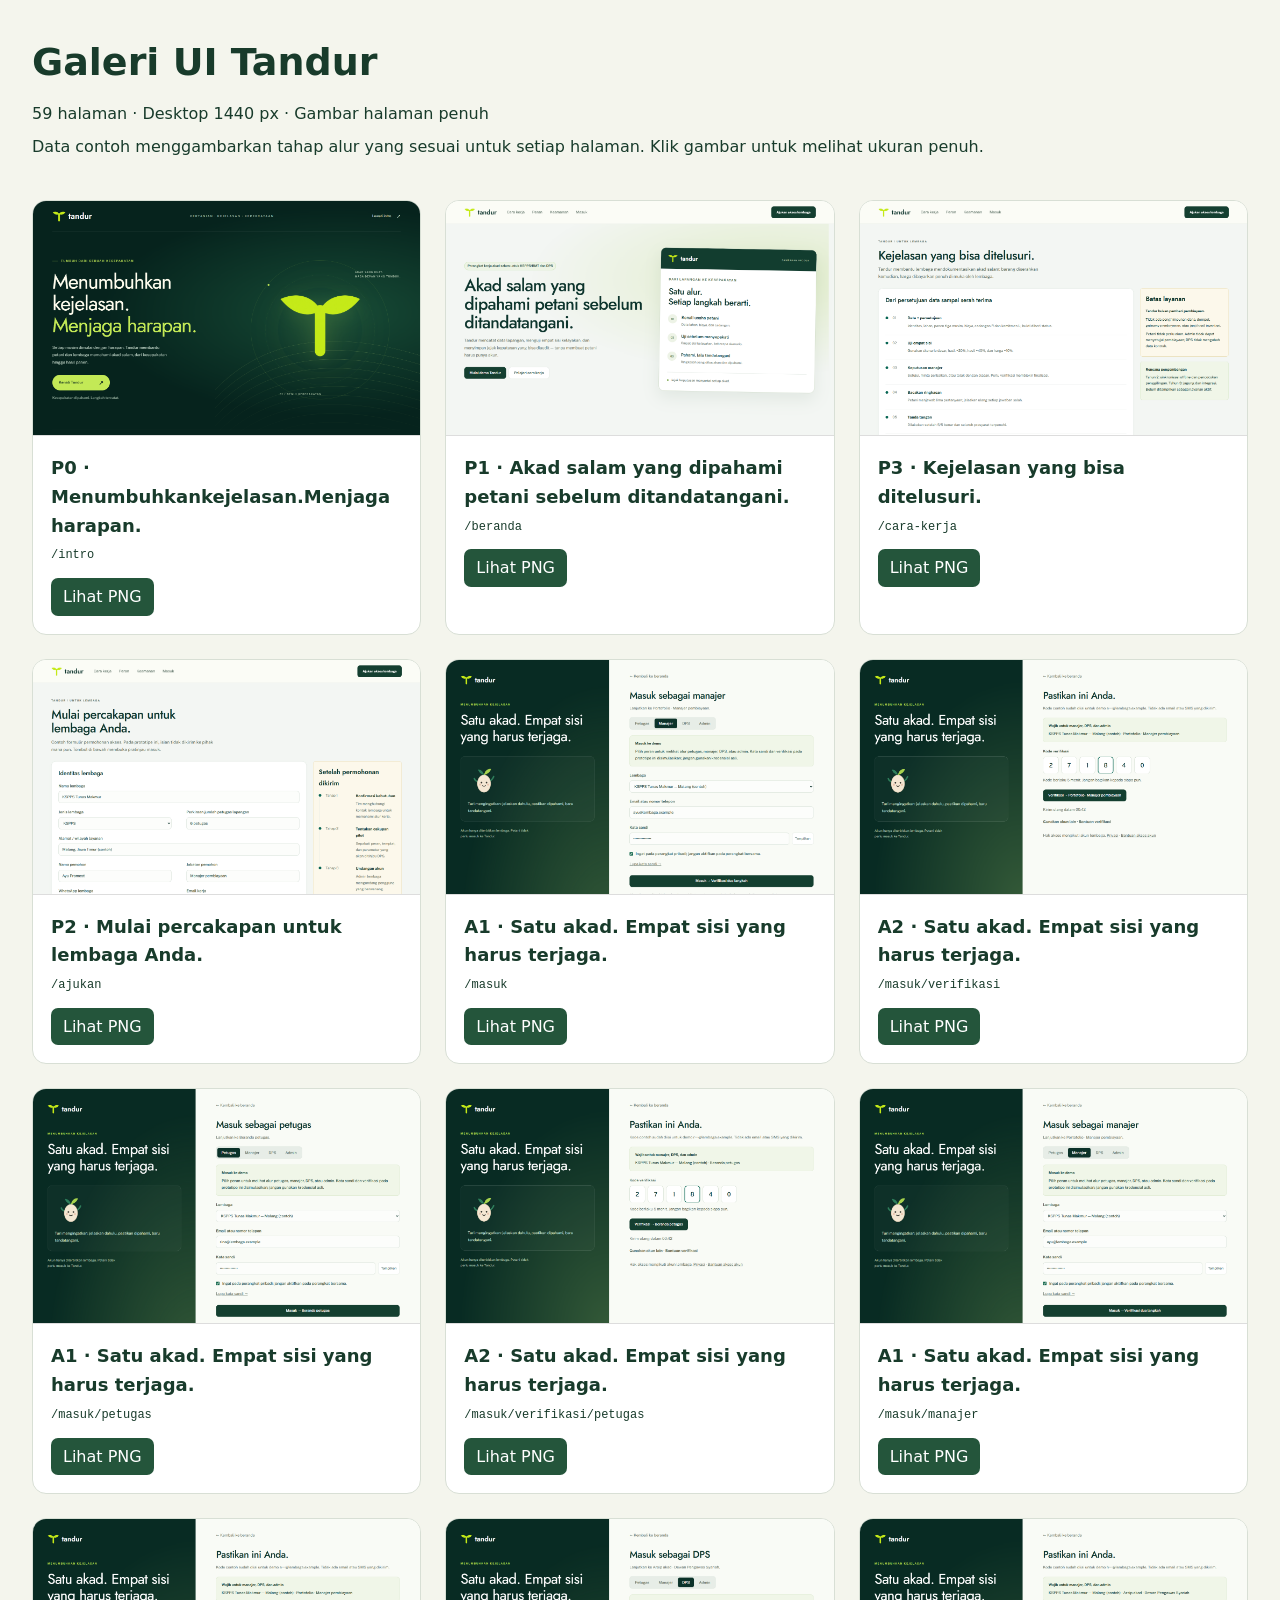
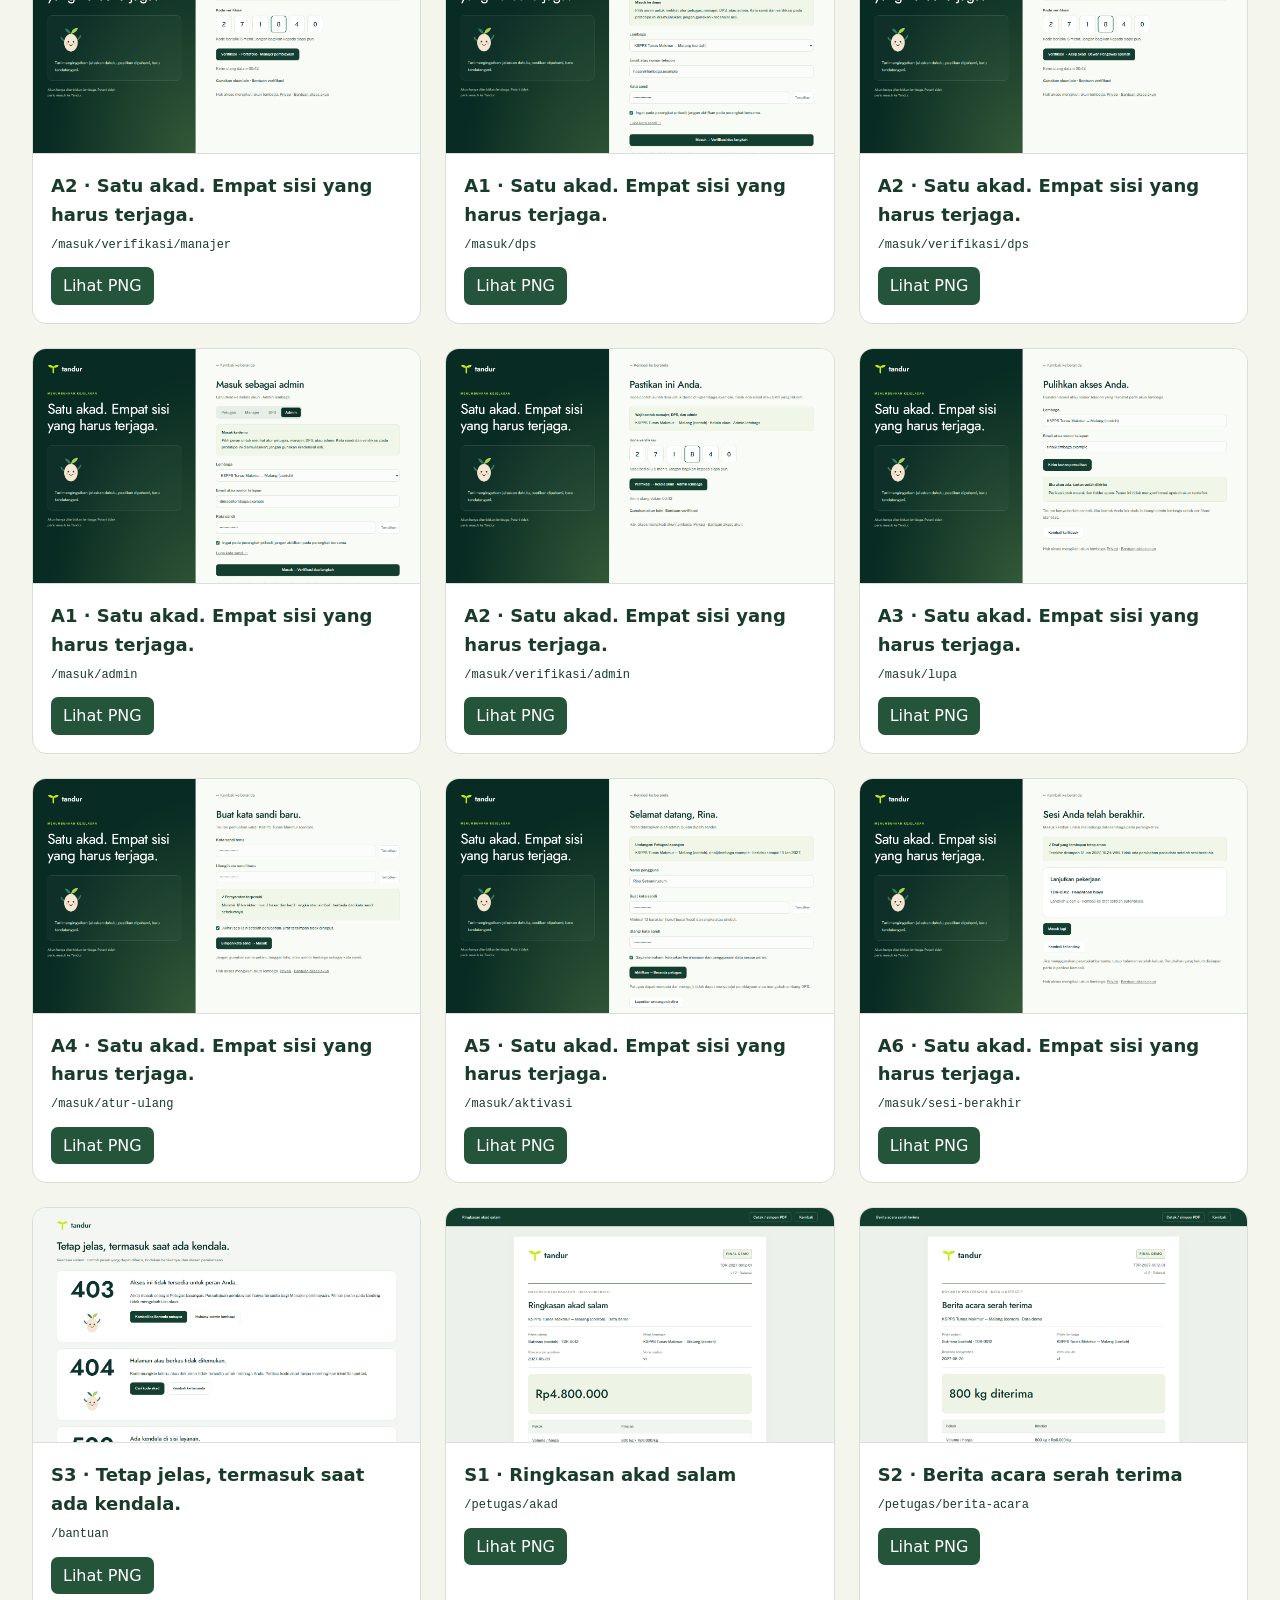
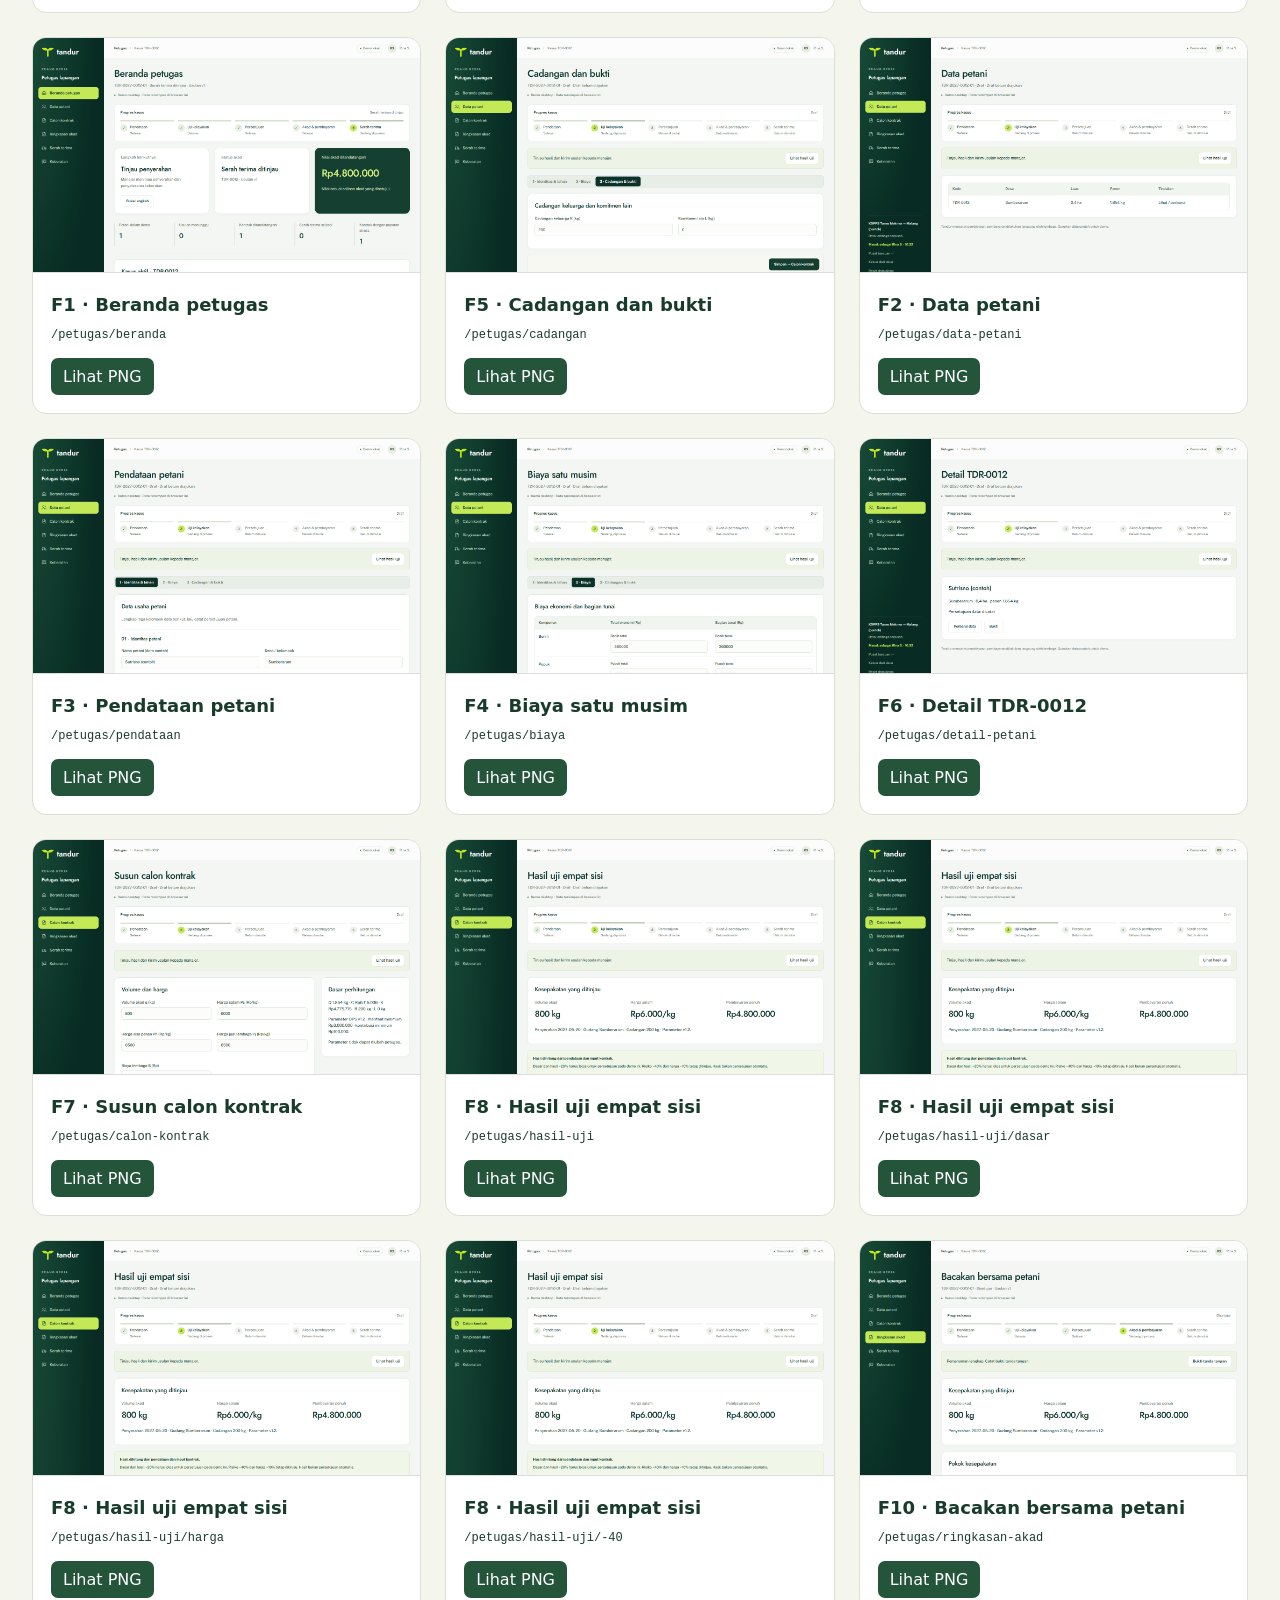
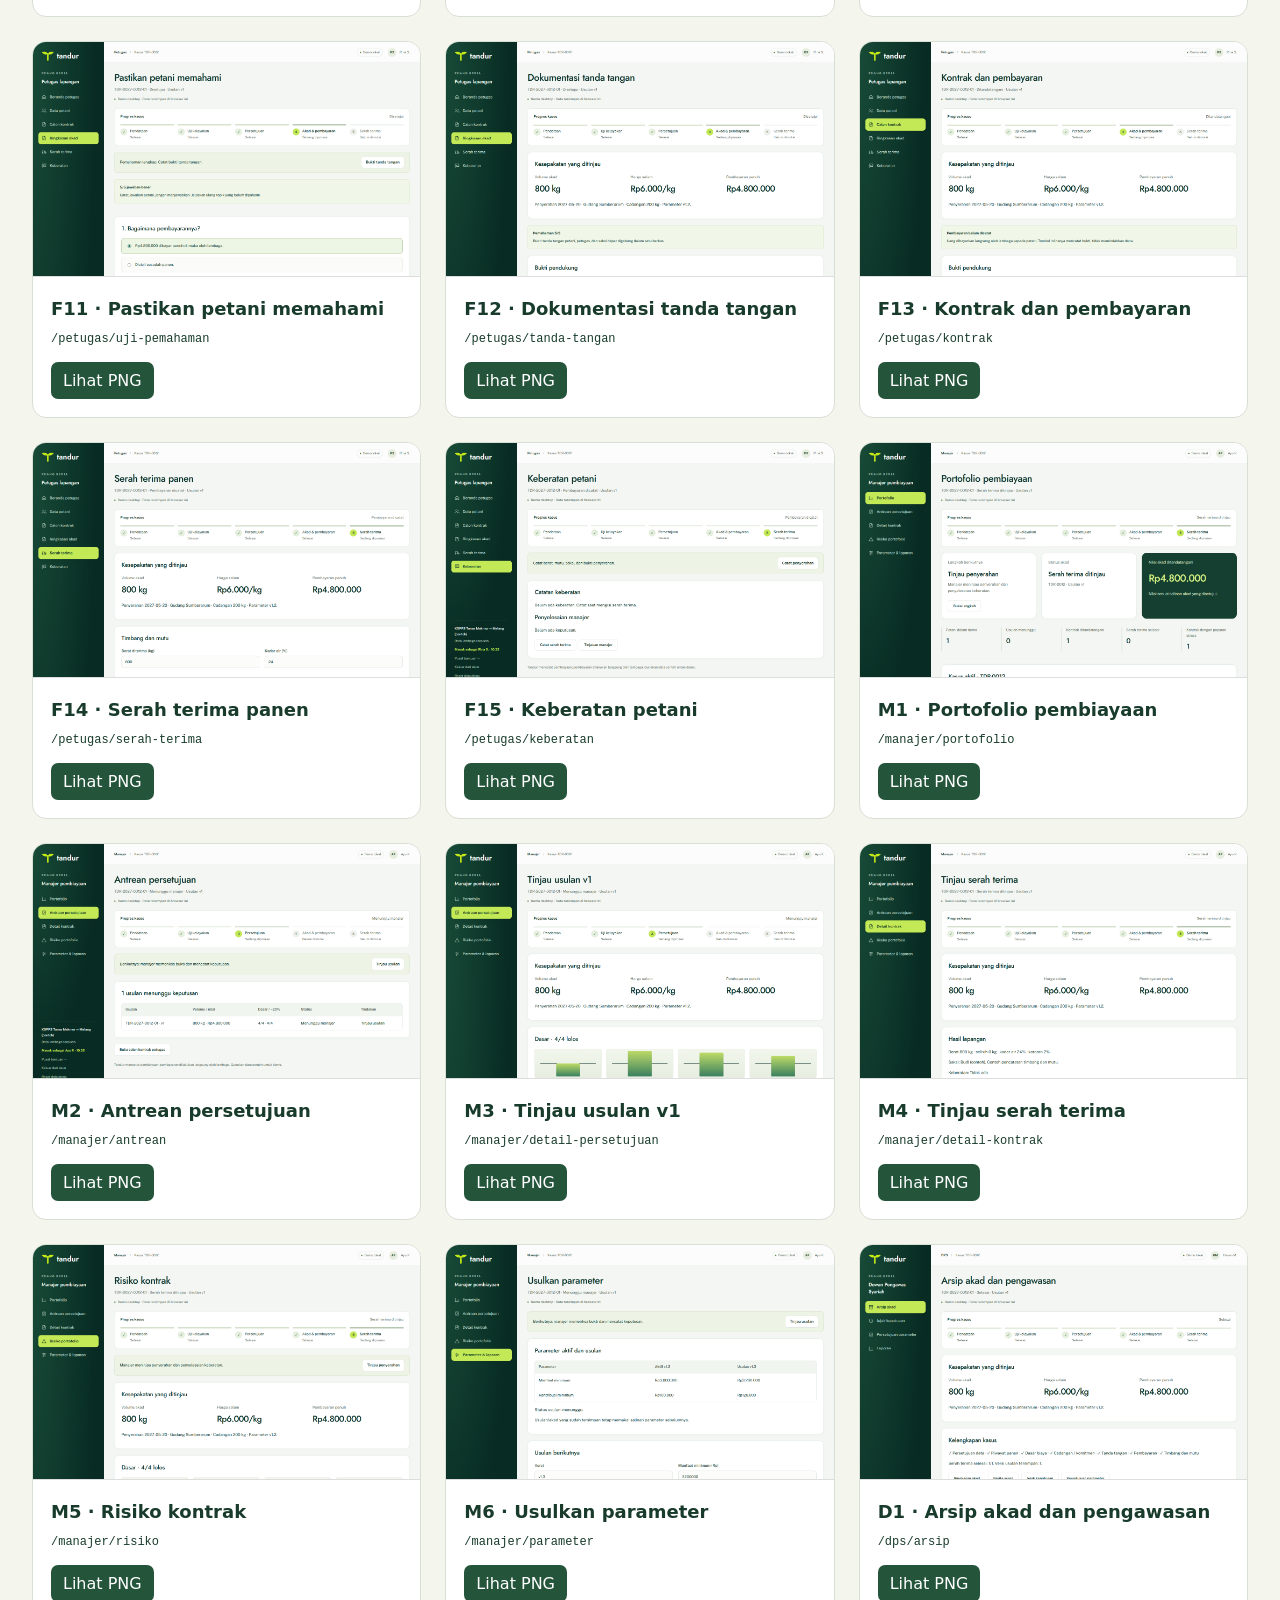
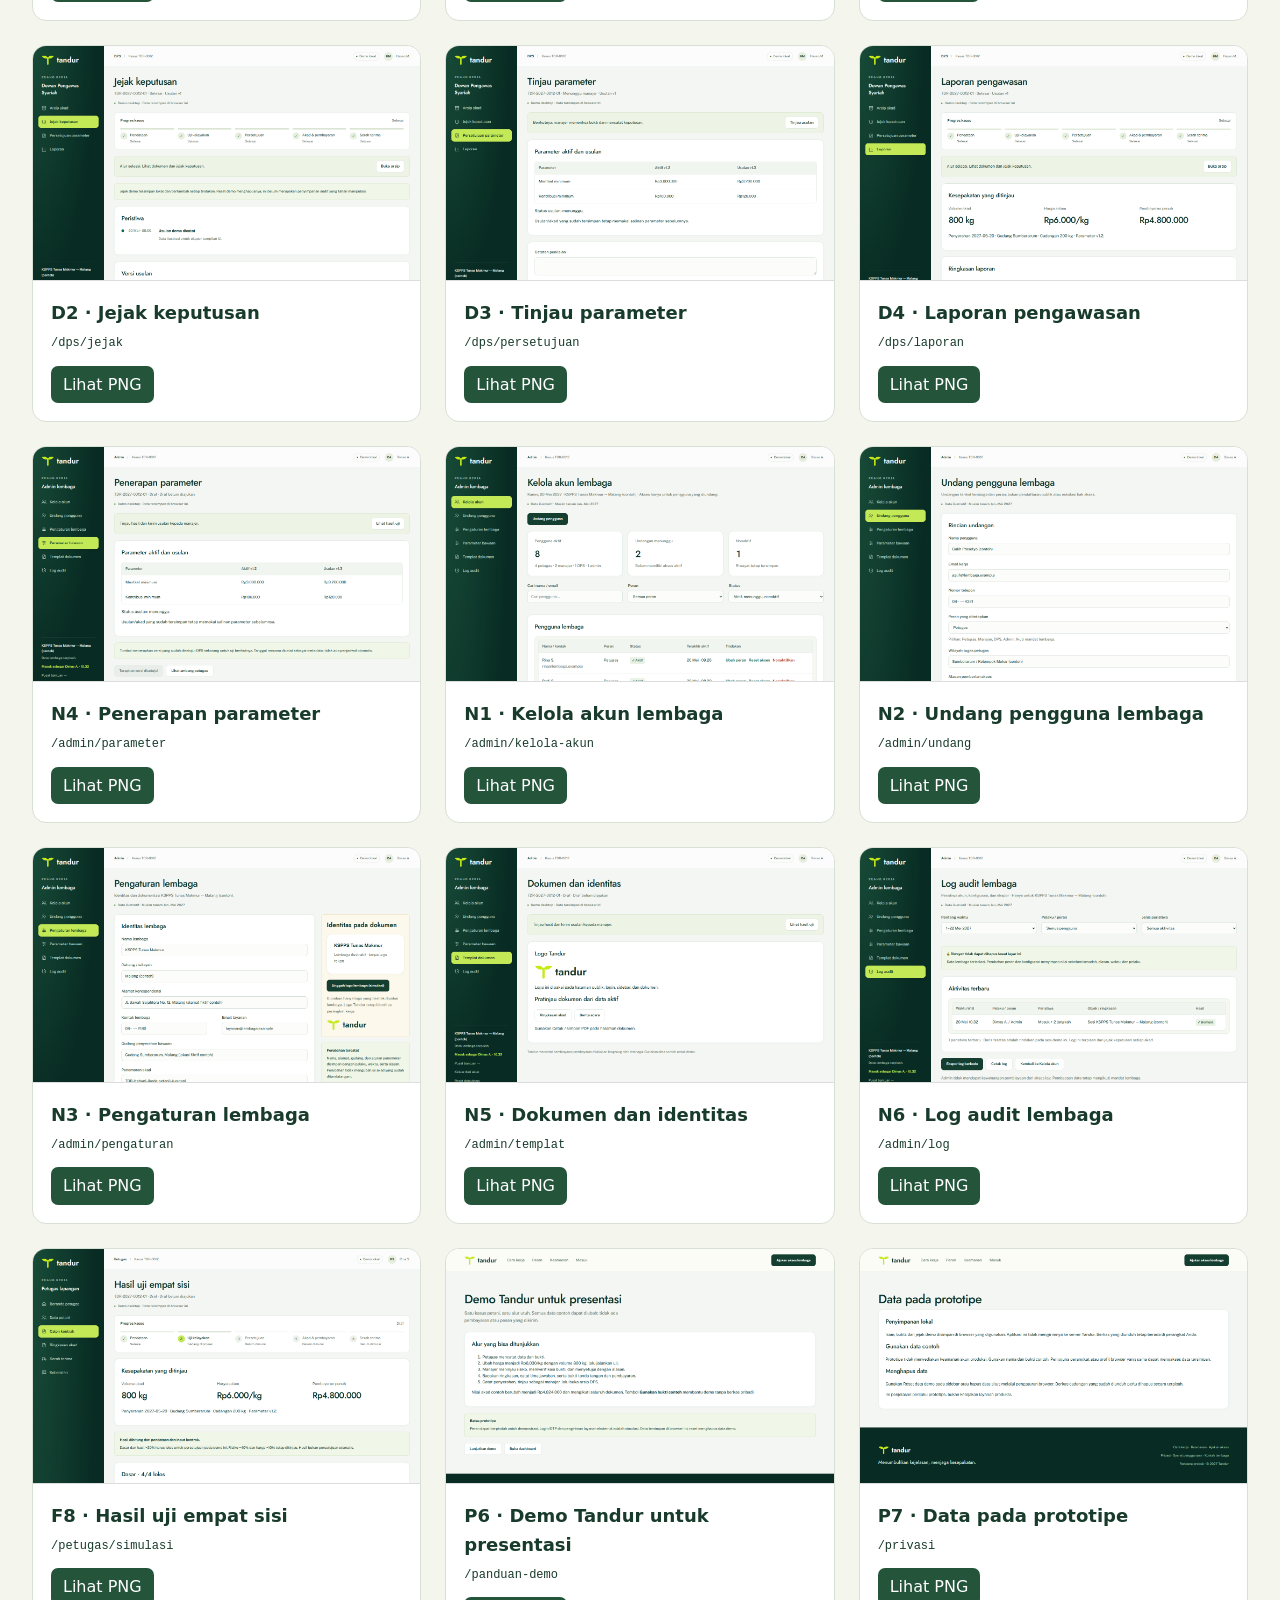
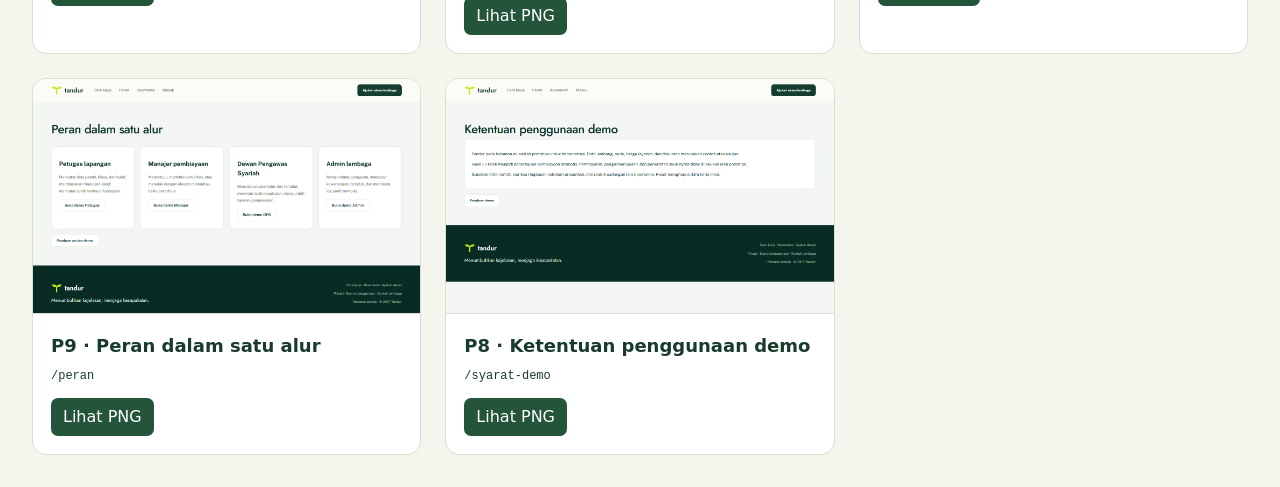
<file: hasil-ui/index.html>
<!doctype html><html lang="id"><meta charset="utf-8"><meta name="viewport" content="width=device-width,initial-scale=1"><title>Galeri UI Tandur</title><style>*{box-sizing:border-box}body{margin:0;background:#f4f5ed;color:#183b2b;font:16px/1.6 system-ui}header,main{max-width:1440px;margin:auto;padding:32px}h1{margin:0;font-size:38px}p{margin:8px 0}main{display:grid;grid-template-columns:repeat(auto-fit,minmax(300px,1fr));gap:24px;padding-top:0}article{background:white;border:1px solid #d8dfd5;border-radius:14px;overflow:hidden}img{width:100%;height:235px;object-fit:cover;object-position:top;display:block;border-bottom:1px solid #ddd}section{padding:18px}h2{font-size:18px;margin:0}a{color:inherit}code{font-size:12px;overflow-wrap:anywhere}.button{display:inline-block;margin-top:12px;color:#fff;background:#24553b;padding:6px 12px;border-radius:7px;text-decoration:none}</style><header><h1>Galeri UI Tandur</h1><p>59 halaman · Desktop 1440 px · Gambar halaman penuh</p><p>Data contoh menggambarkan tahap alur yang sesuai untuk setiap halaman. Klik gambar untuk melihat ukuran penuh.</p></header><main><article><a href="59-P0-intro.png"><img loading="lazy" src="59-P0-intro.png" alt="Menumbuhkankejelasan.Menjaga harapan."></a><section><h2>P0 · Menumbuhkankejelasan.Menjaga harapan.</h2><code>/intro</code><br><a class="button" href="59-P0-intro.png">Lihat PNG</a></section></article><article><a href="01-P1-beranda.png"><img loading="lazy" src="01-P1-beranda.png" alt="Akad salam yang dipahami petani sebelum ditandatangani."></a><section><h2>P1 · Akad salam yang dipahami petani sebelum ditandatangani.</h2><code>/beranda</code><br><a class="button" href="01-P1-beranda.png">Lihat PNG</a></section></article><article><a href="02-P3-cara-kerja.png"><img loading="lazy" src="02-P3-cara-kerja.png" alt="Kejelasan yang bisa ditelusuri."></a><section><h2>P3 · Kejelasan yang bisa ditelusuri.</h2><code>/cara-kerja</code><br><a class="button" href="02-P3-cara-kerja.png">Lihat PNG</a></section></article><article><a href="03-P2-ajukan.png"><img loading="lazy" src="03-P2-ajukan.png" alt="Mulai percakapan untuk lembaga Anda."></a><section><h2>P2 · Mulai percakapan untuk lembaga Anda.</h2><code>/ajukan</code><br><a class="button" href="03-P2-ajukan.png">Lihat PNG</a></section></article><article><a href="04-A1-masuk.png"><img loading="lazy" src="04-A1-masuk.png" alt="Satu akad. Empat sisi yang harus terjaga."></a><section><h2>A1 · Satu akad. Empat sisi yang harus terjaga.</h2><code>/masuk</code><br><a class="button" href="04-A1-masuk.png">Lihat PNG</a></section></article><article><a href="05-A2-masuk-verifikasi.png"><img loading="lazy" src="05-A2-masuk-verifikasi.png" alt="Satu akad. Empat sisi yang harus terjaga."></a><section><h2>A2 · Satu akad. Empat sisi yang harus terjaga.</h2><code>/masuk/verifikasi</code><br><a class="button" href="05-A2-masuk-verifikasi.png">Lihat PNG</a></section></article><article><a href="06-A1-masuk-petugas.png"><img loading="lazy" src="06-A1-masuk-petugas.png" alt="Satu akad. Empat sisi yang harus terjaga."></a><section><h2>A1 · Satu akad. Empat sisi yang harus terjaga.</h2><code>/masuk/petugas</code><br><a class="button" href="06-A1-masuk-petugas.png">Lihat PNG</a></section></article><article><a href="07-A2-masuk-verifikasi-petugas.png"><img loading="lazy" src="07-A2-masuk-verifikasi-petugas.png" alt="Satu akad. Empat sisi yang harus terjaga."></a><section><h2>A2 · Satu akad. Empat sisi yang harus terjaga.</h2><code>/masuk/verifikasi/petugas</code><br><a class="button" href="07-A2-masuk-verifikasi-petugas.png">Lihat PNG</a></section></article><article><a href="08-A1-masuk-manajer.png"><img loading="lazy" src="08-A1-masuk-manajer.png" alt="Satu akad. Empat sisi yang harus terjaga."></a><section><h2>A1 · Satu akad. Empat sisi yang harus terjaga.</h2><code>/masuk/manajer</code><br><a class="button" href="08-A1-masuk-manajer.png">Lihat PNG</a></section></article><article><a href="09-A2-masuk-verifikasi-manajer.png"><img loading="lazy" src="09-A2-masuk-verifikasi-manajer.png" alt="Satu akad. Empat sisi yang harus terjaga."></a><section><h2>A2 · Satu akad. Empat sisi yang harus terjaga.</h2><code>/masuk/verifikasi/manajer</code><br><a class="button" href="09-A2-masuk-verifikasi-manajer.png">Lihat PNG</a></section></article><article><a href="10-A1-masuk-dps.png"><img loading="lazy" src="10-A1-masuk-dps.png" alt="Satu akad. Empat sisi yang harus terjaga."></a><section><h2>A1 · Satu akad. Empat sisi yang harus terjaga.</h2><code>/masuk/dps</code><br><a class="button" href="10-A1-masuk-dps.png">Lihat PNG</a></section></article><article><a href="11-A2-masuk-verifikasi-dps.png"><img loading="lazy" src="11-A2-masuk-verifikasi-dps.png" alt="Satu akad. Empat sisi yang harus terjaga."></a><section><h2>A2 · Satu akad. Empat sisi yang harus terjaga.</h2><code>/masuk/verifikasi/dps</code><br><a class="button" href="11-A2-masuk-verifikasi-dps.png">Lihat PNG</a></section></article><article><a href="12-A1-masuk-admin.png"><img loading="lazy" src="12-A1-masuk-admin.png" alt="Satu akad. Empat sisi yang harus terjaga."></a><section><h2>A1 · Satu akad. Empat sisi yang harus terjaga.</h2><code>/masuk/admin</code><br><a class="button" href="12-A1-masuk-admin.png">Lihat PNG</a></section></article><article><a href="13-A2-masuk-verifikasi-admin.png"><img loading="lazy" src="13-A2-masuk-verifikasi-admin.png" alt="Satu akad. Empat sisi yang harus terjaga."></a><section><h2>A2 · Satu akad. Empat sisi yang harus terjaga.</h2><code>/masuk/verifikasi/admin</code><br><a class="button" href="13-A2-masuk-verifikasi-admin.png">Lihat PNG</a></section></article><article><a href="14-A3-masuk-lupa.png"><img loading="lazy" src="14-A3-masuk-lupa.png" alt="Satu akad. Empat sisi yang harus terjaga."></a><section><h2>A3 · Satu akad. Empat sisi yang harus terjaga.</h2><code>/masuk/lupa</code><br><a class="button" href="14-A3-masuk-lupa.png">Lihat PNG</a></section></article><article><a href="15-A4-masuk-atur-ulang.png"><img loading="lazy" src="15-A4-masuk-atur-ulang.png" alt="Satu akad. Empat sisi yang harus terjaga."></a><section><h2>A4 · Satu akad. Empat sisi yang harus terjaga.</h2><code>/masuk/atur-ulang</code><br><a class="button" href="15-A4-masuk-atur-ulang.png">Lihat PNG</a></section></article><article><a href="16-A5-masuk-aktivasi.png"><img loading="lazy" src="16-A5-masuk-aktivasi.png" alt="Satu akad. Empat sisi yang harus terjaga."></a><section><h2>A5 · Satu akad. Empat sisi yang harus terjaga.</h2><code>/masuk/aktivasi</code><br><a class="button" href="16-A5-masuk-aktivasi.png">Lihat PNG</a></section></article><article><a href="17-A6-masuk-sesi-berakhir.png"><img loading="lazy" src="17-A6-masuk-sesi-berakhir.png" alt="Satu akad. Empat sisi yang harus terjaga."></a><section><h2>A6 · Satu akad. Empat sisi yang harus terjaga.</h2><code>/masuk/sesi-berakhir</code><br><a class="button" href="17-A6-masuk-sesi-berakhir.png">Lihat PNG</a></section></article><article><a href="18-S3-bantuan.png"><img loading="lazy" src="18-S3-bantuan.png" alt="Tetap jelas, termasuk saat ada kendala."></a><section><h2>S3 · Tetap jelas, termasuk saat ada kendala.</h2><code>/bantuan</code><br><a class="button" href="18-S3-bantuan.png">Lihat PNG</a></section></article><article><a href="19-S1-petugas-akad.png"><img loading="lazy" src="19-S1-petugas-akad.png" alt="Ringkasan akad salam"></a><section><h2>S1 · Ringkasan akad salam</h2><code>/petugas/akad</code><br><a class="button" href="19-S1-petugas-akad.png">Lihat PNG</a></section></article><article><a href="20-S2-petugas-berita-acara.png"><img loading="lazy" src="20-S2-petugas-berita-acara.png" alt="Berita acara serah terima"></a><section><h2>S2 · Berita acara serah terima</h2><code>/petugas/berita-acara</code><br><a class="button" href="20-S2-petugas-berita-acara.png">Lihat PNG</a></section></article><article><a href="21-F1-petugas-beranda.png"><img loading="lazy" src="21-F1-petugas-beranda.png" alt="Beranda petugas"></a><section><h2>F1 · Beranda petugas</h2><code>/petugas/beranda</code><br><a class="button" href="21-F1-petugas-beranda.png">Lihat PNG</a></section></article><article><a href="22-F5-petugas-cadangan.png"><img loading="lazy" src="22-F5-petugas-cadangan.png" alt="Cadangan dan bukti"></a><section><h2>F5 · Cadangan dan bukti</h2><code>/petugas/cadangan</code><br><a class="button" href="22-F5-petugas-cadangan.png">Lihat PNG</a></section></article><article><a href="23-F2-petugas-data-petani.png"><img loading="lazy" src="23-F2-petugas-data-petani.png" alt="Data petani"></a><section><h2>F2 · Data petani</h2><code>/petugas/data-petani</code><br><a class="button" href="23-F2-petugas-data-petani.png">Lihat PNG</a></section></article><article><a href="24-F3-petugas-pendataan.png"><img loading="lazy" src="24-F3-petugas-pendataan.png" alt="Pendataan petani"></a><section><h2>F3 · Pendataan petani</h2><code>/petugas/pendataan</code><br><a class="button" href="24-F3-petugas-pendataan.png">Lihat PNG</a></section></article><article><a href="25-F4-petugas-biaya.png"><img loading="lazy" src="25-F4-petugas-biaya.png" alt="Biaya satu musim"></a><section><h2>F4 · Biaya satu musim</h2><code>/petugas/biaya</code><br><a class="button" href="25-F4-petugas-biaya.png">Lihat PNG</a></section></article><article><a href="26-F6-petugas-detail-petani.png"><img loading="lazy" src="26-F6-petugas-detail-petani.png" alt="Detail TDR-0012"></a><section><h2>F6 · Detail TDR-0012</h2><code>/petugas/detail-petani</code><br><a class="button" href="26-F6-petugas-detail-petani.png">Lihat PNG</a></section></article><article><a href="27-F7-petugas-calon-kontrak.png"><img loading="lazy" src="27-F7-petugas-calon-kontrak.png" alt="Susun calon kontrak"></a><section><h2>F7 · Susun calon kontrak</h2><code>/petugas/calon-kontrak</code><br><a class="button" href="27-F7-petugas-calon-kontrak.png">Lihat PNG</a></section></article><article><a href="28-F8-petugas-hasil-uji.png"><img loading="lazy" src="28-F8-petugas-hasil-uji.png" alt="Hasil uji empat sisi"></a><section><h2>F8 · Hasil uji empat sisi</h2><code>/petugas/hasil-uji</code><br><a class="button" href="28-F8-petugas-hasil-uji.png">Lihat PNG</a></section></article><article><a href="29-F8-petugas-hasil-uji-dasar.png"><img loading="lazy" src="29-F8-petugas-hasil-uji-dasar.png" alt="Hasil uji empat sisi"></a><section><h2>F8 · Hasil uji empat sisi</h2><code>/petugas/hasil-uji/dasar</code><br><a class="button" href="29-F8-petugas-hasil-uji-dasar.png">Lihat PNG</a></section></article><article><a href="30-F8-petugas-hasil-uji-harga.png"><img loading="lazy" src="30-F8-petugas-hasil-uji-harga.png" alt="Hasil uji empat sisi"></a><section><h2>F8 · Hasil uji empat sisi</h2><code>/petugas/hasil-uji/harga</code><br><a class="button" href="30-F8-petugas-hasil-uji-harga.png">Lihat PNG</a></section></article><article><a href="31-F8-petugas-hasil-uji--40.png"><img loading="lazy" src="31-F8-petugas-hasil-uji--40.png" alt="Hasil uji empat sisi"></a><section><h2>F8 · Hasil uji empat sisi</h2><code>/petugas/hasil-uji/-40</code><br><a class="button" href="31-F8-petugas-hasil-uji--40.png">Lihat PNG</a></section></article><article><a href="32-F10-petugas-ringkasan-akad.png"><img loading="lazy" src="32-F10-petugas-ringkasan-akad.png" alt="Bacakan bersama petani"></a><section><h2>F10 · Bacakan bersama petani</h2><code>/petugas/ringkasan-akad</code><br><a class="button" href="32-F10-petugas-ringkasan-akad.png">Lihat PNG</a></section></article><article><a href="33-F11-petugas-uji-pemahaman.png"><img loading="lazy" src="33-F11-petugas-uji-pemahaman.png" alt="Pastikan petani memahami"></a><section><h2>F11 · Pastikan petani memahami</h2><code>/petugas/uji-pemahaman</code><br><a class="button" href="33-F11-petugas-uji-pemahaman.png">Lihat PNG</a></section></article><article><a href="34-F12-petugas-tanda-tangan.png"><img loading="lazy" src="34-F12-petugas-tanda-tangan.png" alt="Dokumentasi tanda tangan"></a><section><h2>F12 · Dokumentasi tanda tangan</h2><code>/petugas/tanda-tangan</code><br><a class="button" href="34-F12-petugas-tanda-tangan.png">Lihat PNG</a></section></article><article><a href="35-F13-petugas-kontrak.png"><img loading="lazy" src="35-F13-petugas-kontrak.png" alt="Kontrak dan pembayaran"></a><section><h2>F13 · Kontrak dan pembayaran</h2><code>/petugas/kontrak</code><br><a class="button" href="35-F13-petugas-kontrak.png">Lihat PNG</a></section></article><article><a href="36-F14-petugas-serah-terima.png"><img loading="lazy" src="36-F14-petugas-serah-terima.png" alt="Serah terima panen"></a><section><h2>F14 · Serah terima panen</h2><code>/petugas/serah-terima</code><br><a class="button" href="36-F14-petugas-serah-terima.png">Lihat PNG</a></section></article><article><a href="37-F15-petugas-keberatan.png"><img loading="lazy" src="37-F15-petugas-keberatan.png" alt="Keberatan petani"></a><section><h2>F15 · Keberatan petani</h2><code>/petugas/keberatan</code><br><a class="button" href="37-F15-petugas-keberatan.png">Lihat PNG</a></section></article><article><a href="38-M1-manajer-portofolio.png"><img loading="lazy" src="38-M1-manajer-portofolio.png" alt="Portofolio pembiayaan"></a><section><h2>M1 · Portofolio pembiayaan</h2><code>/manajer/portofolio</code><br><a class="button" href="38-M1-manajer-portofolio.png">Lihat PNG</a></section></article><article><a href="39-M2-manajer-antrean.png"><img loading="lazy" src="39-M2-manajer-antrean.png" alt="Antrean persetujuan"></a><section><h2>M2 · Antrean persetujuan</h2><code>/manajer/antrean</code><br><a class="button" href="39-M2-manajer-antrean.png">Lihat PNG</a></section></article><article><a href="40-M3-manajer-detail-persetujuan.png"><img loading="lazy" src="40-M3-manajer-detail-persetujuan.png" alt="Tinjau usulan v1"></a><section><h2>M3 · Tinjau usulan v1</h2><code>/manajer/detail-persetujuan</code><br><a class="button" href="40-M3-manajer-detail-persetujuan.png">Lihat PNG</a></section></article><article><a href="41-M4-manajer-detail-kontrak.png"><img loading="lazy" src="41-M4-manajer-detail-kontrak.png" alt="Tinjau serah terima"></a><section><h2>M4 · Tinjau serah terima</h2><code>/manajer/detail-kontrak</code><br><a class="button" href="41-M4-manajer-detail-kontrak.png">Lihat PNG</a></section></article><article><a href="42-M5-manajer-risiko.png"><img loading="lazy" src="42-M5-manajer-risiko.png" alt="Risiko kontrak"></a><section><h2>M5 · Risiko kontrak</h2><code>/manajer/risiko</code><br><a class="button" href="42-M5-manajer-risiko.png">Lihat PNG</a></section></article><article><a href="43-M6-manajer-parameter.png"><img loading="lazy" src="43-M6-manajer-parameter.png" alt="Usulkan parameter"></a><section><h2>M6 · Usulkan parameter</h2><code>/manajer/parameter</code><br><a class="button" href="43-M6-manajer-parameter.png">Lihat PNG</a></section></article><article><a href="44-D1-dps-arsip.png"><img loading="lazy" src="44-D1-dps-arsip.png" alt="Arsip akad dan pengawasan"></a><section><h2>D1 · Arsip akad dan pengawasan</h2><code>/dps/arsip</code><br><a class="button" href="44-D1-dps-arsip.png">Lihat PNG</a></section></article><article><a href="45-D2-dps-jejak.png"><img loading="lazy" src="45-D2-dps-jejak.png" alt="Jejak keputusan"></a><section><h2>D2 · Jejak keputusan</h2><code>/dps/jejak</code><br><a class="button" href="45-D2-dps-jejak.png">Lihat PNG</a></section></article><article><a href="46-D3-dps-persetujuan.png"><img loading="lazy" src="46-D3-dps-persetujuan.png" alt="Tinjau parameter"></a><section><h2>D3 · Tinjau parameter</h2><code>/dps/persetujuan</code><br><a class="button" href="46-D3-dps-persetujuan.png">Lihat PNG</a></section></article><article><a href="47-D4-dps-laporan.png"><img loading="lazy" src="47-D4-dps-laporan.png" alt="Laporan pengawasan"></a><section><h2>D4 · Laporan pengawasan</h2><code>/dps/laporan</code><br><a class="button" href="47-D4-dps-laporan.png">Lihat PNG</a></section></article><article><a href="48-N4-admin-parameter.png"><img loading="lazy" src="48-N4-admin-parameter.png" alt="Penerapan parameter"></a><section><h2>N4 · Penerapan parameter</h2><code>/admin/parameter</code><br><a class="button" href="48-N4-admin-parameter.png">Lihat PNG</a></section></article><article><a href="49-N1-admin-kelola-akun.png"><img loading="lazy" src="49-N1-admin-kelola-akun.png" alt="Kelola akun lembaga"></a><section><h2>N1 · Kelola akun lembaga</h2><code>/admin/kelola-akun</code><br><a class="button" href="49-N1-admin-kelola-akun.png">Lihat PNG</a></section></article><article><a href="50-N2-admin-undang.png"><img loading="lazy" src="50-N2-admin-undang.png" alt="Undang pengguna lembaga"></a><section><h2>N2 · Undang pengguna lembaga</h2><code>/admin/undang</code><br><a class="button" href="50-N2-admin-undang.png">Lihat PNG</a></section></article><article><a href="51-N3-admin-pengaturan.png"><img loading="lazy" src="51-N3-admin-pengaturan.png" alt="Pengaturan lembaga"></a><section><h2>N3 · Pengaturan lembaga</h2><code>/admin/pengaturan</code><br><a class="button" href="51-N3-admin-pengaturan.png">Lihat PNG</a></section></article><article><a href="52-N5-admin-templat.png"><img loading="lazy" src="52-N5-admin-templat.png" alt="Dokumen dan identitas"></a><section><h2>N5 · Dokumen dan identitas</h2><code>/admin/templat</code><br><a class="button" href="52-N5-admin-templat.png">Lihat PNG</a></section></article><article><a href="53-N6-admin-log.png"><img loading="lazy" src="53-N6-admin-log.png" alt="Log audit lembaga"></a><section><h2>N6 · Log audit lembaga</h2><code>/admin/log</code><br><a class="button" href="53-N6-admin-log.png">Lihat PNG</a></section></article><article><a href="54-F8-petugas-simulasi.png"><img loading="lazy" src="54-F8-petugas-simulasi.png" alt="Hasil uji empat sisi"></a><section><h2>F8 · Hasil uji empat sisi</h2><code>/petugas/simulasi</code><br><a class="button" href="54-F8-petugas-simulasi.png">Lihat PNG</a></section></article><article><a href="55-P6-panduan-demo.png"><img loading="lazy" src="55-P6-panduan-demo.png" alt="Demo Tandur untuk presentasi"></a><section><h2>P6 · Demo Tandur untuk presentasi</h2><code>/panduan-demo</code><br><a class="button" href="55-P6-panduan-demo.png">Lihat PNG</a></section></article><article><a href="56-P7-privasi.png"><img loading="lazy" src="56-P7-privasi.png" alt="Data pada prototipe"></a><section><h2>P7 · Data pada prototipe</h2><code>/privasi</code><br><a class="button" href="56-P7-privasi.png">Lihat PNG</a></section></article><article><a href="57-P9-peran.png"><img loading="lazy" src="57-P9-peran.png" alt="Peran dalam satu alur"></a><section><h2>P9 · Peran dalam satu alur</h2><code>/peran</code><br><a class="button" href="57-P9-peran.png">Lihat PNG</a></section></article><article><a href="58-P8-syarat-demo.png"><img loading="lazy" src="58-P8-syarat-demo.png" alt="Ketentuan penggunaan demo"></a><section><h2>P8 · Ketentuan penggunaan demo</h2><code>/syarat-demo</code><br><a class="button" href="58-P8-syarat-demo.png">Lihat PNG</a></section></article></main></html>
</file>
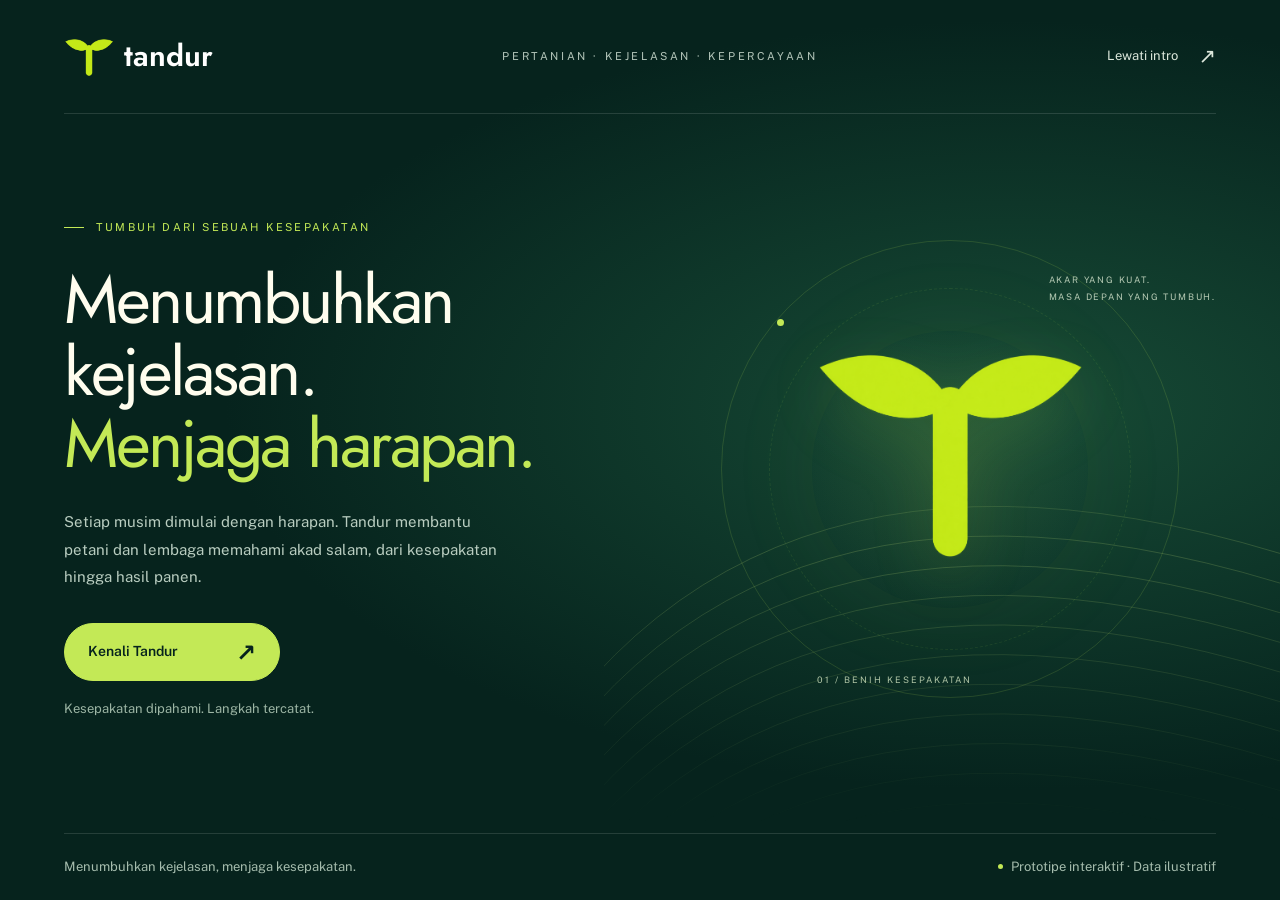
<file: prototipe/index.html>
<!doctype html>
<html lang="id">
<head>
<meta charset="utf-8">
<meta name="viewport" content="width=device-width, initial-scale=1">
<title>Tandur — Prototipe clickable</title>
<meta name="description" content="Prototipe clickable Tandur: perangkat kerja akad salam untuk petugas, manajer pembiayaan, DPS, dan admin lembaga. Data ilustratif.">
<link rel="icon" type="image/png" href="assets/logo-tandur.png">
<link rel="stylesheet" href="css/fonts.css">
<link rel="stylesheet" href="css/app.css">
<link rel="stylesheet" href="css/refinement.css">
<link rel="stylesheet" href="css/intro.css">
<link rel="stylesheet" href="css/presentation.css">
</head>
<body>
<div id="app"></div>
<script src="js/data.js"></script>
<script src="js/state.js"></script>
<script src="js/ui.js"></script>
<script src="js/screens_publik.js"></script>
<script src="js/screens_auth.js"></script>
<script src="js/screens_petugas.js"></script>
<script src="js/screens_manajer.js"></script>
<script src="js/screens_dps.js"></script>
<script src="js/screens_admin.js"></script>
<script src="js/simulasi.js"></script>
<script src="js/workflow.js"></script>
<script src="js/app.js"></script>
</body>
</html>
</file>
<file: prototipe/css/fonts.css>
/* Font self-host untuk pemakaian offline.
   Jost + Public Sans adalah variable font: satu berkas woff2 per subset
   mencakup bobot 400-700, jadi cukup satu aturan @font-face per subset. */

@font-face {
  font-family: 'Jost';
  font-style: normal;
  font-weight: 400 700;
  font-display: swap;
  src: url('fonts/jost-latin.woff2') format('woff2');
  unicode-range: U+0000-00FF, U+0131, U+0152-0153, U+02BB-02BC, U+02C6, U+02DA, U+02DC, U+0304, U+0308, U+0329, U+2000-206F, U+20AC, U+2122, U+2191, U+2193, U+2212, U+2215, U+FEFF, U+FFFD;
}

@font-face {
  font-family: 'Jost';
  font-style: normal;
  font-weight: 400 700;
  font-display: swap;
  src: url('fonts/jost-latin-ext.woff2') format('woff2');
  unicode-range: U+0100-02BA, U+02BD-02C5, U+02C7-02CC, U+02CE-02D7, U+02DD-02FF, U+0304, U+0308, U+0329, U+1D00-1DBF, U+1E00-1E9F, U+1EF2-1EFF, U+2020, U+20A0-20AB, U+20AD-20C4, U+2113, U+2C60-2C7F, U+A720-A7FF;
}

@font-face {
  font-family: 'Public Sans';
  font-style: normal;
  font-weight: 400 700;
  font-display: swap;
  src: url('fonts/public-sans-latin.woff2') format('woff2');
  unicode-range: U+0000-00FF, U+0131, U+0152-0153, U+02BB-02BC, U+02C6, U+02DA, U+02DC, U+0304, U+0308, U+0329, U+2000-206F, U+20AC, U+2122, U+2191, U+2193, U+2212, U+2215, U+FEFF, U+FFFD;
}

@font-face {
  font-family: 'Public Sans';
  font-style: normal;
  font-weight: 400 700;
  font-display: swap;
  src: url('fonts/public-sans-latin-ext.woff2') format('woff2');
  unicode-range: U+0100-02BA, U+02BD-02C5, U+02C7-02CC, U+02CE-02D7, U+02DD-02FF, U+0304, U+0308, U+0329, U+1D00-1DBF, U+1E00-1E9F, U+1EF2-1EFF, U+2020, U+20A0-20AB, U+20AD-20C4, U+2113, U+2C60-2C7F, U+A720-A7FF;
}
</file>
<file: prototipe/css/app.css>
:root{
  --lumbung:#06231D; --ink:#0C342C; --teal:#076653; --lime:#C3E956; --kuning:#E3EF26;
  --mint:#91EAAF; --kertas:#FFFDEE; --gagal:#B23A2B;
  --bg:#E9F3EF; --panel:#F9FCFB; --table:#EFF7F3; --line:#DCE9E2;
  --muted:#5C6F66; --muted2:#8AA096;
  --note:#DFF3D0; --note-line:#C6E7AF; --warn:#FBF6E1; --warn-line:#EAE0B9;
  --r-card:16px; --r-btn:10px;
  --font-display:'Jost',system-ui,sans-serif; --font-body:'Public Sans',system-ui,sans-serif;
}
*{box-sizing:border-box}
html,body{margin:0}
body{background:var(--bg);color:var(--ink);font:15px/1.55 var(--font-body)}
#app{min-height:100vh}
a{color:inherit}

.shell{display:flex;min-height:100vh}
.sidebar{width:300px;flex:0 0 300px;background:linear-gradient(180deg,var(--lumbung),#0B3229);color:#DCEFE3;padding:28px 28px 22px;display:flex;flex-direction:column}
.logo{display:flex;align-items:center;gap:10px;color:#fff;font-family:var(--font-display);font-weight:600;font-size:26px}
.brand-mark{width:1.65em;height:1.4em;object-fit:contain;flex-shrink:0}
fieldset{border:0;padding:0;margin:0;min-width:0}
fieldset:disabled{opacity:.72}
.quiz-option{display:flex;gap:12px;align-items:flex-start;margin:12px 0;padding:14px;background:var(--table);border:1px solid var(--line);border-radius:10px;cursor:pointer}
.quiz-option input{margin-top:5px;flex-shrink:0}
.field textarea{width:100%;min-height:110px;padding:12px;border:1px solid var(--line);border-radius:8px;font:inherit;color:var(--ink)}
input[type=file]{max-width:100%}
button:disabled{cursor:not-allowed}
.password-toggle{padding:10px;border:1px solid var(--line);border-radius:8px;background:white;color:var(--ink);font:inherit;cursor:pointer}
.layout>*{min-width:0}
.layout.undang-layout{grid-template-columns:minmax(0,1fr)}
.card{min-width:0}
.tbl{overflow-wrap:anywhere}
.demo-next{display:flex;align-items:center;justify-content:space-between;gap:20px;margin:18px 0;padding:16px 20px;border:1px solid var(--note-line);border-radius:12px;background:var(--note)}
.demo-next p{margin:0}
.demo-next .btn{flex-shrink:0}
@media print{.demo-next{display:none!important}}
.sidebar .role{font-family:var(--font-display);font-size:22px;font-weight:500;color:#F2FBF4;margin:36px 0 26px;line-height:1.25}
.sidebar nav{display:flex;flex-direction:column;gap:4px}
.sidebar nav a{display:flex;align-items:center;gap:10px;padding:9px 0;color:#BFD8CA;text-decoration:none;font-size:14.5px}
.sidebar nav a::before{content:'';width:8px;height:8px;border-radius:50%;background:transparent;flex:0 0 8px}
.sidebar nav a.active{color:var(--lime);font-weight:600}
.sidebar nav a.active::before{background:var(--lime)}
.sidebar .foot{margin-top:auto;font-size:13px;color:#9FC3AE;line-height:1.5;padding-top:30px}
.sidebar .foot a{color:#9FC3AE;display:block;margin-top:10px;text-decoration:none}
.main{flex:1;min-width:0;display:flex;flex-direction:column}
.topbar{display:flex;align-items:center;gap:24px;padding:20px 48px 0;color:var(--muted);font-size:14px}
.topbar .search{display:flex;gap:8px;align-items:center;color:var(--muted2)}
.topbar .right{margin-left:auto;display:flex;gap:10px;align-items:center}
.content{padding:24px 48px 44px;max-width:1760px;width:100%}

h1.page{font-family:var(--font-display);font-size:40px;font-weight:600;margin:6px 0 10px}
.sub{color:var(--muted);margin:0 0 6px;font-size:15px}
.meta-chip{display:flex;align-items:center;gap:8px;font-size:12.5px;font-weight:600;margin:10px 0 18px}
.meta-chip::before{content:'';width:9px;height:9px;border-radius:50%;background:var(--ink)}

.card{background:var(--panel);border:1px solid var(--line);border-radius:var(--r-card);padding:24px 26px}
.card h2{font-family:var(--font-display);font-size:24px;font-weight:600;margin:0 0 16px}
.card h3,.warn h3,.note h3{font-family:var(--font-display);font-size:19px;font-weight:600;margin:0 0 10px}
.grid{display:grid;gap:24px}
.layout{display:grid;grid-template-columns:minmax(0,1fr) 360px;gap:24px;align-items:start}

table.tbl{width:100%;border-collapse:collapse;background:var(--table);border-radius:12px;overflow:hidden;font-size:14px}
table.tbl th{text-align:left;font-size:13px;color:var(--muted);font-weight:600;padding:14px 16px;vertical-align:top}
table.tbl td{padding:15px 16px;border-top:1px solid var(--line);vertical-align:top}
table.tbl a{text-decoration:none;font-weight:600}

.btn{display:inline-flex;align-items:center;gap:8px;border:none;border-radius:var(--r-btn);padding:13px 22px;font:600 14px var(--font-body);cursor:pointer;text-decoration:none}
.btn-primary{background:#0B3229;color:#F1FBF4}
.btn-primary:hover{background:var(--lumbung)}
.btn-ghost{background:#fff;border:1px solid var(--line);color:var(--ink)}
.btn-off{background:#E3EDE7;color:#9FB0A7;cursor:not-allowed}
.btn-row{display:flex;gap:12px;flex-wrap:wrap;margin-top:18px}

.note{background:var(--note);border:1px solid var(--note-line);border-radius:12px;padding:16px 20px;font-size:14px}
.note b{display:block;margin-bottom:6px;font-size:14.5px}
.note p{margin:0 0 8px}
.warn{background:var(--warn);border:1px solid var(--warn-line);border-radius:12px;padding:16px 20px;font-size:14px}
.warn p{margin:0 0 8px}
.banner{background:linear-gradient(120deg,#0E6E52 0%,var(--lumbung) 72%);border-radius:var(--r-card);color:#EAF7EE;padding:26px 30px;margin:4px 0 24px}
.banner .label{color:var(--lime);font-size:12px;font-weight:700;letter-spacing:1.2px;text-transform:uppercase}
.banner h2{font-family:var(--font-display);font-size:30px;font-weight:600;margin:10px 0 8px;color:#fff}
.banner p{margin:0;color:#CBE4D4;font-size:14.5px}

.tabs{display:flex;gap:4px;background:#E2EDE7;border-radius:12px;padding:6px;width:max-content}
.tabs.wide{width:100%}
.tabs button,.tabs a{border:none;background:transparent;border-radius:9px;padding:10px 20px;font:500 14px var(--font-body);color:var(--muted);cursor:pointer;text-decoration:none}
.tabs button.active,.tabs a.active{background:#0B3229;color:#fff;font-weight:600}
.verif{font-size:12.5px;color:var(--muted);margin:-12px 0 18px}
.st-estimasi{color:var(--muted);font-weight:600}
.stat .lab{font-size:13px;color:var(--muted)}
.stat .num{font-family:var(--font-display);font-size:34px;font-weight:600;margin:6px 0}
.stat .cap{font-size:13px;color:var(--muted)}
.frame{background:linear-gradient(180deg,#DCF0AC,#0E6E52);border-radius:20px;padding:20px;margin-bottom:24px}
.frame .card{margin:0}
.alert{background:#F8E7E3;border:1px solid #D9ABA3;border-radius:12px;padding:16px 20px;font-size:14px;margin-bottom:24px}
.alert b{color:var(--gagal);display:block;margin-bottom:6px}
.range{height:34px;background:var(--note);border-radius:8px;position:relative;margin:18px 0 10px}
.range .mark{position:absolute;left:42%;top:-4px;bottom:-4px;width:2.5px;background:var(--teal)}
.q{font-family:var(--font-display);font-size:30px;font-weight:600;margin:12px 0 10px;line-height:1.25}
.opt{border:1px solid var(--line);border-radius:12px;padding:16px 20px;margin-bottom:14px}
.opt.sel{background:var(--warn);border-color:var(--warn-line);font-weight:600}
.big-num{font-family:var(--font-display);font-size:44px;font-weight:600;margin:8px 0}
.upper{font-size:12px;font-weight:700;letter-spacing:1.1px;text-transform:uppercase;color:var(--muted)}
.sigbox{background:var(--warn);border:1px solid var(--warn-line);border-radius:10px;height:120px;display:flex;align-items:flex-end;padding:12px;color:var(--muted);font-size:13px;margin:12px 0}
.tl .item{display:grid;grid-template-columns:14px 100px 1fr;gap:12px;padding-bottom:22px;position:relative}
.tl .item:not(:last-child)::after{content:'';position:absolute;left:4px;top:16px;bottom:2px;width:1px;background:var(--line)}
.tl .dot{width:10px;height:10px;border-radius:50%;background:var(--teal);margin-top:5px}
.tl .when{font-size:13px;color:var(--muted)}
.tl .what{font-weight:700;margin-bottom:6px}
.tl .desc{font-size:13px;color:var(--muted)}
.layout.rev{grid-template-columns:360px minmax(0,1fr)}
.mintbox{background:#EEF6F1;border:1px solid var(--line);border-radius:12px;padding:12px}
.dfs{display:grid;grid-template-columns:1fr 1fr;column-gap:56px}
.df{padding:14px 0 12px}
.df .lab{font-size:13px;font-weight:700;margin-bottom:12px}
.df .val{font-size:17px;padding-bottom:12px;border-bottom:1px solid var(--line)}
.df .verif{margin:10px 0 0}
.df .sub{margin:10px 0 0;font-size:13.5px}
.df.full{grid-column:1/-1}
.docbox{background:var(--warn);border:1px solid var(--warn-line);border-radius:12px;padding:18px 20px}
.docbox .t{font-weight:700;margin:14px 0 30px}
.docbox .sub{font-size:13px}
.track{display:flex;align-items:center;gap:8px;background:#E7EDE9;border-radius:12px;padding:8px 10px;margin:4px 0 24px;font-size:14px;font-weight:600}
.track span{padding:9px 14px}
.track .on{background:#0B3229;color:#fff;border-radius:999px;padding:9px 18px}
.warn h2{font-family:var(--font-display);font-size:24px;font-weight:600;margin:0 0 14px}

.field{margin:0 0 20px}
.field label{display:block;font-size:13px;font-weight:600;margin-bottom:6px}
.field input,.field select{width:100%;border:none;border-bottom:1px solid var(--line);background:transparent;padding:9px 0;font:400 15px var(--font-body);color:var(--ink);border-radius:0}
.field input:focus,.field select:focus{border-bottom-color:var(--teal)}
.check{display:flex;gap:8px;align-items:flex-start;font-size:13.5px;margin:6px 0 14px}
.check input{width:auto;margin:3px 0 0}
.otp{display:flex;gap:10px;margin:14px 0 12px}
.otp input{width:58px;height:62px;text-align:center;font:500 22px var(--font-body);border:1px solid var(--line);border-radius:10px;background:#fff;color:var(--ink)}
.otp input::placeholder{color:var(--muted2)}
.otp input.on{border:2px solid var(--teal)}

.st-ok{color:var(--teal);font-weight:600}
.st-tinjau{color:#77681C;font-weight:600}
.st-gagal{color:var(--gagal);font-weight:600}
.st-tunggu{color:var(--muted);font-weight:600}

.larik{display:grid;grid-template-columns:repeat(4,1fr);gap:18px}
.larik .box{background:#E5EEE9;border-radius:10px;height:110px;position:relative;overflow:hidden}
.larik .line{position:absolute;left:8%;right:8%;top:50%;border-top:1.5px solid #23423A}
.larik .bar{position:absolute;left:50%;transform:translateX(-50%);width:44%;bottom:6%;background:linear-gradient(180deg,var(--kuning),var(--teal));border-radius:6px}
.larik .nama{font-size:13px;font-weight:600;margin:10px 0 8px}
.larik .nilai{font-size:15px;font-weight:700}
.larik .ambang{font-size:12px;color:var(--muted);margin-top:6px}

.foot-note{color:var(--muted);font-size:13px;margin:26px 0 0}
.pill{display:inline-flex;align-items:center;gap:6px;background:var(--note);border:1px solid var(--note-line);border-radius:999px;padding:6px 14px;font-size:13px;font-weight:600}

.login{display:flex;min-height:100vh}
.login .left{width:44%;background:linear-gradient(160deg,#0E6E52,var(--lumbung) 75%);color:#EAF7EE;padding:52px;display:flex;flex-direction:column}
.login .left .tag{color:var(--mint);letter-spacing:1.4px;font-size:12px;font-weight:600;margin:30px 0 18px}
.login .left h1{font-family:var(--font-display);font-size:50px;line-height:1.12;font-weight:600;margin:0 0 36px;color:#fff}
.turi-card{background:rgba(255,255,255,.06);border:1px solid rgba(255,255,255,.16);border-radius:16px;padding:30px;display:flex;flex-direction:column;align-items:center;gap:18px}
.turi-card p{margin:0;font-size:14.5px;color:#D7EBDD;text-align:left}
.login .left .small{margin-top:24px;color:var(--mint);font-size:13.5px}
.login .right{flex:1;background:#FBF8EE;padding:60px 88px}
.login .right .back{color:var(--muted);font-size:14px;text-decoration:none}
.login .right h1{font-family:var(--font-display);font-size:40px;font-weight:600;margin:26px 0 8px}
.login .right .sub{margin-bottom:20px}

.plain{min-height:100vh;display:flex;align-items:center;justify-content:center;background:var(--kertas);padding:40px}
.placeholder{max-width:620px}

@media (max-width:1100px){
  .layout{grid-template-columns:1fr}
  .layout.rev{grid-template-columns:1fr}
  .login{flex-direction:column}
  .login .left{width:100%}
  .login .right{padding:40px}
  .larik{grid-template-columns:repeat(2,1fr)}
}

.ml{width:10px;height:34px;background:#E5EEE9;position:relative;border-radius:2px;display:inline-block}
.ml::after{content:'';position:absolute;left:-1px;right:-1px;top:38%;border-top:1px solid #23423A}
.ml i{position:absolute;left:1.5px;right:1.5px;bottom:2px;background:linear-gradient(180deg,var(--kuning),var(--teal));border-radius:2px}
.ml.bad i{background:var(--gagal)}
.help{max-width:1560px;margin:0 auto;padding:44px 48px 60px}
.help .logo{color:var(--ink);font-size:26px}
.help h1{font-family:var(--font-display);font-size:40px;font-weight:600;margin:26px 0 10px}
.err{display:grid;grid-template-columns:210px 1fr;gap:36px;align-items:start;margin-bottom:24px}
.err .col{display:flex;flex-direction:column;align-items:center}
.err .code{font-family:var(--font-display);font-size:86px;font-weight:600;line-height:1;margin:0 0 30px}
.err h2{font-size:30px}
.tl.lines .item{grid-template-columns:14px 44px 1fr;padding:20px 0;border-bottom:1px solid var(--line)}
.tl.lines .item:not(:last-child)::after{display:none}
.tl.lines .item:last-child{border-bottom:none;padding-bottom:6px}
.pfoot .row{display:flex;justify-content:space-between;align-items:center;gap:26px}
.pfoot .row .links{font-size:13.5px}
.pfoot .row .links a{display:inline;margin:0 0 0 10px}
.phead{background:var(--kertas);border-bottom:1px solid var(--line);position:sticky;top:0;z-index:20}
.pin{max-width:1400px;margin:0 auto;padding:0 48px}
.phead .pin{display:flex;align-items:center;gap:30px;height:74px}
.phead .logo{color:var(--ink);font-size:24px}
.pnav{display:flex;gap:26px;align-items:center;font-size:14.5px;color:var(--muted)}
.pnav a{text-decoration:none}
.pnav a:hover{color:var(--ink)}
.phead .right{margin-left:auto;display:flex;gap:12px;align-items:center}
.psec{max-width:1400px;margin:0 auto;padding:84px 48px}
.plabel{font-size:12px;font-weight:700;letter-spacing:1.4px;text-transform:uppercase;color:var(--muted);margin:0 0 16px}
.psec h2{font-family:var(--font-display);font-size:44px;font-weight:600;line-height:1.14;margin:0 0 16px}
.psec h2.narrow,.psec .sub.narrow{max-width:20ch}
.psec .sub{max-width:62ch;font-size:16px}
.p2col{display:grid;grid-template-columns:minmax(0,1fr) minmax(0,1fr);gap:52px;align-items:center}
.pgrid{display:grid;gap:20px;grid-template-columns:repeat(4,minmax(0,1fr));margin-top:34px}
.pgrid.c3{grid-template-columns:repeat(3,minmax(0,1fr))}
.pgrid.c2{grid-template-columns:repeat(2,minmax(0,1fr))}
.pgrid.c1{grid-template-columns:1fr}
.pgrid + .pgrid{margin-top:20px}
.pcard .bignum{font-family:var(--font-display);font-size:34px;font-weight:600;margin:2px 0 10px}
.pcard{background:var(--panel);border:1px solid var(--line);border-radius:var(--r-card);padding:24px}
.pcard .num{font-family:var(--font-display);font-size:12.5px;font-weight:600;letter-spacing:1.2px;color:var(--teal);margin-bottom:14px}
.pcard h3{font-family:var(--font-display);font-size:21px;font-weight:600;margin:0 0 10px}
.pcard p{margin:0;font-size:14px;color:var(--muted)}
.pcard .btn,.pcard .btn-off{margin-top:18px}
.pcard .fx{margin:14px 0 0;font:13px/1.5 ui-monospace,'SFMono-Regular',Consolas,monospace;color:var(--teal)}
.pdark .pcard .fx,.pcta .pcard .fx{color:var(--lime)}
.pdark{background:var(--lumbung);color:#DCEFE3}
.pcta{background:linear-gradient(140deg,#0E6E52,var(--lumbung) 76%);color:#DCEFE3}
.pdark h2,.pcta h2{color:#fff}
.pdark .plabel,.pcta .plabel{color:var(--mint)}
.pdark .sub,.pcta .sub{color:#BCD8C8}
.pdark .pcard,.pcta .pcard{background:rgba(255,255,255,.06);border-color:rgba(255,255,255,.14)}
.pdark .pcard h3,.pcta .pcard h3{color:#fff}
.pdark .pcard p,.pcta .pcard p{color:#BCD8C8}
.pdark .pcard .num,.pcta .pcard .num{color:var(--lime)}
.pband{background:linear-gradient(120deg,var(--kuning) 0%,#A5DC63 42%,var(--teal) 100%)}
.plarik{background:var(--kertas);color:var(--ink);border-radius:18px;padding:26px 28px;box-shadow:0 18px 40px rgba(6,35,29,.16)}
.plarik .ttl{font-family:var(--font-display);font-size:20px;font-weight:600;margin:14px 0 20px}
.plarik .pill{margin-bottom:4px}
.pmock{background:var(--kertas);border:1px solid var(--line);border-radius:12px;padding:20px 22px;font-size:13.5px}
.pmock .up{font-size:11.5px;font-weight:700;letter-spacing:1px;text-transform:uppercase;color:var(--muted)}
.pmock .big{font-family:var(--font-display);font-size:32px;font-weight:600;margin:10px 0 14px}
.pmock hr{border:none;border-top:1.5px solid var(--teal);margin:14px 0}
.pmock a{display:inline-block;margin-top:12px;font-weight:600;font-size:13.5px}
.pbubble{background:#DCF8CB;border-radius:14px 14px 14px 4px;padding:14px 16px;font-size:14px;margin:14px 0 0}
.pchat{background:#E7F1E4;border:1px solid var(--line);border-radius:12px;padding:18px}
.pchat .who{font-size:12.5px;font-weight:700;color:var(--teal);letter-spacing:.6px}
.hero{padding:66px 0 4px}
.hero h1{font-family:var(--font-display);font-size:62px;line-height:1.06;font-weight:600;margin:22px 0 18px;max-width:17ch}
.hero .sub{font-size:17px;max-width:58ch;margin:0 0 30px}
.pfoot{background:var(--lumbung);color:#9FC3AE;padding:54px 48px 46px}
.pfoot .pin{display:flex;justify-content:space-between;align-items:center;gap:40px;flex-wrap:wrap}
.pfoot .brand{display:flex;flex-direction:column;gap:14px}
.pfoot .logo{color:#fff;font-size:24px}
.pfoot .tag{font-family:var(--font-display);font-size:19px;color:#DCEFE3;max-width:34ch;margin:0}
.pfoot .rows{text-align:right;font-size:13.5px;line-height:2.3}
.pfoot .rows a{color:#9FC3AE;text-decoration:none}
.pfoot .rows a:hover{color:#DCEFE3}
.pform{max-width:1400px;margin:0 auto;padding:44px 48px 70px}
.crumb{font-size:12px;font-weight:700;letter-spacing:1.4px;text-transform:uppercase;color:var(--muted)}
.pform h1{font-family:var(--font-display);font-size:46px;font-weight:600;line-height:1.12;margin:18px 0 12px;max-width:22ch}
.pform .sub{font-size:16px;max-width:64ch;margin-bottom:30px}
.pform .field textarea{width:100%;border:none;border-bottom:1px solid var(--line);background:transparent;padding:9px 0;font:400 15px var(--font-body);color:var(--ink);resize:vertical;min-height:76px}
.pform .field textarea:focus{border-bottom-color:var(--teal)}
@media (max-width:1100px){
  .phead .pin,.psec,.pfoot,.pform{padding-left:26px;padding-right:26px}
  .pnav{display:none}
  .p2col,.pgrid,.pgrid.c3,.pgrid.c2{grid-template-columns:1fr}
  .pgrid{gap:16px}
  .psec h2,.hero h1{font-size:34px}
  .pfoot .pin{flex-direction:column;align-items:flex-start}
  .pfoot .rows{text-align:left}
}

.doc{background:var(--kertas);min-height:100vh;padding:56px 60px;color:var(--ink)}
.doc .wrap{max-width:820px}
.doc .head{display:flex;justify-content:space-between;align-items:flex-start}
.doc .head .right{text-align:right;font-size:13.5px;color:var(--muted);line-height:2.1}
.doc .lembaga{font-size:13.5px;margin:14px 0 18px}
.doc hr{border:none;border-top:2px solid var(--teal);margin:0 0 26px}
.doc h1{font-family:var(--font-display);font-size:36px;font-weight:600;margin:0 0 14px}
.doc .sub{margin-bottom:22px}
.doc .green{background:var(--note);border-radius:14px;padding:24px 26px;margin-bottom:24px}
.doc .green .upper{font-size:12.5px;font-weight:700;letter-spacing:1px}
.doc .green .big{font-family:var(--font-display);font-size:50px;font-weight:600;margin:14px 0}
.doc p{margin:0 0 16px}
.doc .sig{display:grid;grid-template-columns:repeat(3,1fr);gap:26px;margin:26px 0 8px}
.doc .sig div{font-size:14px;font-weight:600;padding-bottom:44px;border-bottom:1px solid var(--line)}
.doc .foot{font-size:13px;color:var(--muted);margin-top:26px}
.doc .side{background:var(--panel);border:1px solid var(--line);border-radius:8px;padding:18px 20px;font-size:14px}
.docbar{position:sticky;top:0;z-index:20;display:flex;align-items:center;gap:12px;background:#0B3229;color:#DCEFE3;padding:12px 60px;margin:-56px -60px 32px;font-size:13.5px}
.docbar a,.docbar button{color:#DCEFE3;background:none;border:1px solid rgba(255,255,255,.28);border-radius:var(--r-btn);padding:9px 16px;font:600 13.5px var(--font-body);cursor:pointer;text-decoration:none}
.docbar a:hover,.docbar button:hover{background:rgba(255,255,255,.1)}
.docbar .ttl{font-weight:600;margin-right:auto}
.sigbox.isi{background:var(--note);border-color:var(--note-line);color:var(--teal);font-weight:600}

:focus-visible{outline:3px solid var(--teal);outline-offset:2px}
.sidebar :focus-visible,.login .left :focus-visible,.pfoot :focus-visible,.pdark :focus-visible,.pcta :focus-visible,.banner :focus-visible{outline-color:var(--lime)}
.otp input:focus{border-color:var(--teal)}
.logo.ink{color:var(--ink)}
.lock-ico{vertical-align:-2px}

#toast-wrap{position:fixed;right:24px;bottom:24px;z-index:60;display:flex;flex-direction:column;gap:10px;max-width:400px}
.toast{background:#0B3229;color:#F1FBF4;border-left:4px solid var(--mint);border-radius:12px;padding:14px 18px;font-size:14px;line-height:1.5;box-shadow:0 12px 30px rgba(6,35,29,.24);animation:toast-in .22s ease-out}
.toast.gagal{border-left-color:#E8A79B}
.toast.tunggu{border-left-color:var(--kuning)}
.toast.hilang{opacity:0;transform:translateY(6px);transition:opacity .25s,transform .25s}
@keyframes toast-in{from{opacity:0;transform:translateY(10px)}}

.tl .item.baru .dot{background:var(--lime);box-shadow:0 0 0 3px rgba(195,233,86,.35)}
.tl .item.baru .what::after{content:'baru';margin-left:8px;padding:3px 8px;border:1px solid var(--note-line);border-radius:999px;background:var(--note);color:var(--teal);font:700 11px/1 var(--font-body);letter-spacing:.6px;text-transform:uppercase;vertical-align:1px}
.sidebar .foot .sesi{color:var(--lime);font-weight:600}

.m0{margin:0}.mt12{margin-top:12px}.mt14{margin-top:14px}.mt18{margin-top:18px}.mt20{margin-top:20px}.mt22{margin-top:22px}.mt24{margin-top:24px}
.mb10{margin-bottom:10px}.mb14{margin-bottom:14px}.mb18{margin-bottom:18px}.mb20{margin-bottom:20px}.mb22{margin-bottom:22px}.mb24{margin-bottom:24px}
.mt622{margin:6px 0 22px}.m220{margin:22px 0}.mt140{margin:14px 0 0}.m640{margin:6px 0 4px}.mt160{margin:16px 0 0}.mn120{margin:-12px 0 18px}.mn126{margin:-12px 0 16px}
.g2{grid-template-columns:1fr 1fr}.g3{grid-template-columns:repeat(3,minmax(0,1fr))}.gfull{grid-column:1/-1}
.b7{font-weight:700}.nodeco{text-decoration:none}.p18{padding:18px}.fs28{font-size:28px}.fs155{font-size:15.5px}
.stat-lg{font-family:var(--font-display);font-size:34px;font-weight:600;margin:6px 0}
.h2-lg{font-family:var(--font-display);font-size:26px;font-weight:600;margin:0 0 10px}
.h2-sm{font-family:var(--font-display);font-size:19px;font-weight:600;margin:0 0 10px}
.inline-flex{display:inline-flex;gap:4px;align-items:flex-end}
.m240{margin:24px 0}.mt0{margin-top:0}.mt6{margin-top:6px}.mt16{margin-top:16px}.mt26{margin-top:26px}
.mb4{margin-bottom:4px}.mb8{margin-bottom:8px}.mb16{margin-bottom:16px}.mb26{margin-bottom:26px}
.mn12{margin-top:-12px}.m100{margin:10px 0}.m120{margin:12px 0}.m180{margin:18px 0}
.m1004{margin:10px 0 4px}.m10018{margin:10px 0 18px}.mt80{margin:8px 0 0}.mt180{margin:18px 0 0}
.m14018{margin:14px 0 18px}.mt100{margin:10px 0 0}.pt34{padding-top:34px}
.mn12020{margin:-12px 0 20px}.fs13{font-size:13px}
.b6{font-weight:600}.fs17{font-size:17px}.fs22{font-size:22px}.nowrap{white-space:nowrap}
.sub13{font-size:13px;color:var(--muted)}.sub135{font-size:13.5px;color:var(--muted)}.sub14{font-size:14px;color:var(--muted)}
.num-xl{font-family:var(--font-display);font-size:34px;font-weight:600;margin:44px 0 20px}
.flex-c{display:flex;justify-content:center}.flex-row{display:flex;align-items:center;gap:10px}
.flex-between{display:flex;justify-content:space-between;align-items:flex-start;gap:18px}.flex1{flex:1}
.doc-side{grid-template-columns:1fr 300px;align-items:start}
.plead{font-size:16px;max-width:44ch;color:var(--muted);margin:0 0 24px}
.pband .plabel{color:#1F4A3C}
.pband h2{color:#08322A}
.pband .plead{color:#12453A;max-width:46ch;margin:0 0 26px}
.plarik .up{font-size:11.5px;font-weight:700;letter-spacing:1.2px;color:var(--muted)}
.satuan{font-size:16px;font-weight:400;color:var(--muted)}
.btn-lime{background:var(--lime);color:#0B3229}
.btn-lime:hover{background:#D2F37C;color:#0B3229}
.aksilink{background:none;border:none;padding:0;font:600 14px var(--font-body);color:var(--teal);cursor:pointer;text-decoration:none}
.aksilink + .aksilink{margin-left:10px}
.aksilink.bahaya{color:var(--gagal)}

@media print{
  @page{margin:16mm}
  body{background:#fff}
  .sidebar,.topbar,.tabs,.btn-row,.meta-chip,.phead,.pfoot,#toast-wrap,.aksilink,.docbar{display:none!important}
  .shell,.main{display:block;min-height:0}
  .content{padding:0;max-width:none}
  .card,.mintbox,.warn,.note{background:#fff;border-color:#C9D6CF;break-inside:avoid}
  .card,.layout,.grid{gap:14px}
  .tl .item,.tl.lines .item,table.tbl tr{break-inside:avoid}
  .doc{padding:0;min-height:0;background:#fff}
  .doc .wrap{max-width:none}
  .pdark,.pcta,.pband,.banner{background:#fff;color:var(--ink)}
  .pdark h2,.pcta h2,.banner h2{color:var(--ink)}
  a{text-decoration:none}
}
@media (prefers-reduced-motion:reduce){
  .toast{animation:none}
  *{transition:none!important}
}
</file>
<file: prototipe/css/refinement.css>
/* Shared visual system for the competition prototype. Screen-only document
   treatment keeps the existing A4 print layout intact. */
:root{--bg:#f3f6f3;--panel:#fff;--table:#fff;--line:#dfe7e1;--muted:#586d61;--muted2:#657c70;--kertas:#fbfcf6;--r-card:18px;--r-btn:10px}
body{-webkit-font-smoothing:antialiased;text-rendering:optimizeLegibility}
::selection{background:#c3e956;color:#06231d}
button,input,select,textarea{accent-color:#16694d}
.sidebar{width:264px;flex-basis:264px;padding:30px 20px 24px;background:radial-gradient(ellipse at top left,#184b38,transparent 65%),#082b23}
.sidebar>.logo{padding:0 12px;font-size:28px}
.sidebar .role{font-size:18px;line-height:1.45;margin:35px 12px 22px;font-weight:500}
.workspace-label{display:block;color:#9db8aa;font:600 9px/1.5 var(--font-body);letter-spacing:2px;margin-bottom:9px}
.sidebar nav{gap:6px}.sidebar nav a{padding:12px;border-radius:10px;gap:12px;font-size:13px;line-height:1.5;transition:background .18s,color .18s}
.sidebar nav a::before{display:none}.sidebar nav a:hover{background:#ffffff0c;color:#fff}
.sidebar nav a.active{background:#c3e956;color:#123426;box-shadow:0 4px 18px #00000010}
.nav-icon{width:18px;height:18px;flex-shrink:0;fill:none;stroke:currentColor;stroke-width:1.6;stroke-linecap:round;stroke-linejoin:round}
.sidebar .foot{margin-top:auto;padding:26px 12px 0;font-size:11px;line-height:1.7;color:#abc4b6}
.workspace-org{border-top:1px solid #ffffff1c;padding-top:20px;color:#e3eee7;font-size:12px;font-weight:600}
.sidebar .foot p{margin:5px 0 12px}.sidebar .foot .sesi{display:block;font-size:11px;color:#c3e956}.sidebar .foot a{margin-top:12px;color:#b4cdbf}
.topbar{min-height:78px;padding:18px 38px;background:#ffffffb8;border-bottom:1px solid var(--line);font-size:12px;gap:16px}
.topbar .search{color:var(--muted);gap:12px;align-items:center}.workspace-section{font-weight:600;color:var(--ink)}.topbar-divider{color:#a4b5a8}
.topbar .right{gap:12px}.demo-badge{display:inline-flex;align-items:center;gap:7px;border:1px solid #dce6dc;border-radius:99px;padding:5px 10px;font-size:10px;color:#45634e}.demo-badge::before{content:'';width:5px;height:5px;background:#598446;border-radius:50%}
.user-avatar{display:grid;place-items:center;width:32px;height:32px;border-radius:50%;background:#e7eedf;color:#254932;font-size:11px;font-weight:700;margin-left:7px}
.content{padding:32px 38px 48px;max-width:1600px;margin-inline:auto}
h1.page{font-size:36px;font-weight:500;letter-spacing:-.8px;line-height:1.2;margin:0 0 12px}.sub{font-size:14px;line-height:1.7}
.meta-chip{color:#597263;font-size:10px;font-weight:500;margin:14px 0 24px;letter-spacing:.2px}.meta-chip::before{width:5px;height:5px;background:#619347}
.card{padding:26px;border:1px solid var(--line);box-shadow:0 3px 12px #143d2403}
.card h2{font-size:22px;font-weight:500;letter-spacing:-.3px;margin-bottom:20px}.card h3{font-size:18px;font-weight:500}
.grid{gap:20px}.layout{gap:24px;grid-template-columns:minmax(0,1fr) 330px}.layout.rev{grid-template-columns:330px minmax(0,1fr)}
.stat .num,.stat-lg,.big-num{font-weight:500;letter-spacing:-1px;font-variant-numeric:tabular-nums}.stat .lab{font-size:12px}.stat .cap{font-size:12px}.stat .num{margin:12px 0 6px}.stat-lg{font-size:32px}
.demo-next{background:#edf4e6;border-color:#d7e5cb;border-radius:12px;padding:16px 20px;margin:0 0 24px;font-size:13px}.demo-next .btn{font-size:12px;padding:11px 16px}
.btn{min-height:44px;justify-content:center;padding:12px 19px;font-size:13px;line-height:1.4;transition:background .18s,box-shadow .18s,transform .18s}
.btn-primary{background:#143f30;color:#fff}.btn-primary:hover{background:#20543d;box-shadow:0 4px 12px #123f301a}.btn-ghost:hover{background:#f1f6ed;border-color:#bdcfbf}.btn-lime:hover{box-shadow:0 4px 12px #123f301a}.btn:active:not(:disabled){transform:translateY(1px)}
.btn-off,.btn:disabled{background:#e9eeea;color:#66786d;box-shadow:none}.btn-row{gap:10px;margin-top:22px}
.field{margin-bottom:22px}.field label{font-size:12px;line-height:1.6;margin-bottom:8px;color:#345242}
.field input,.field select,.field textarea,.pform .field textarea{border:1px solid #cfdbd1;border-radius:9px;padding:11px 13px;background:#fcfdfb;color:var(--ink);font:400 14px/1.5 var(--font-body);min-height:44px;transition:border-color .18s,box-shadow .18s;max-width:100%}
.field input:focus,.field select:focus,.field textarea:focus,.pform .field textarea:focus{border-color:#4a8562;outline:2px solid #88ad7733;outline-offset:1px;background:#fff}
.field input[type=file]{font-size:12px;padding:7px}.field input::file-selector-button{border:0;border-radius:5px;background:#e6efdf;color:#244d35;padding:7px 10px;margin-right:10px;cursor:pointer}
.field input::placeholder,.field textarea::placeholder{color:#718577}.check{font-size:12px;line-height:1.7;gap:10px}.check input{margin-top:5px}
.password-toggle{font-size:12px;min-height:44px}.tabs{background:#e7ede7;border:1px solid #dce5dc;border-radius:10px;padding:4px;max-width:100%;flex-wrap:wrap}.tabs button,.tabs a{font-size:12px;padding:10px 15px;border-radius:7px}.tabs .active{box-shadow:0 2px 5px #082b2310}
table.tbl{font-size:12.5px;border:1px solid var(--line);border-collapse:separate;border-spacing:0;background:#fff;border-radius:10px}
table.tbl th{background:#f1f5ef;color:#4b6253;font-size:11px;padding:13px 14px;font-weight:600;line-height:1.6}
table.tbl td{padding:15px 14px;line-height:1.65}table.tbl tr:hover td{background:#f9fbf7}table.tbl td a{color:#216044}
table.tbl .st-ok,table.tbl .st-tinjau,table.tbl .st-gagal,table.tbl .st-tunggu{display:inline-block;padding:3px 8px;border-radius:6px;font-size:11px;line-height:1.6}
table.tbl .st-ok{background:#e9f3e5;color:#286044}table.tbl .st-tinjau{background:#fbf2d9;color:#75601e}table.tbl .st-gagal{background:#f9eae5;color:#9b392e}table.tbl .st-tunggu{background:#edf1ed;color:#53695c}
.note,.warn,.alert{padding:18px 20px;font-size:13px;line-height:1.75;border-radius:10px}.note{background:#f0f6e8;border-color:#d8e7c9}.warn{background:#fcf8eb;border-color:#e9dfba}.alert{background:#fbefeb;border-color:#edcec5}.note b{font-size:13px}
.banner{background:radial-gradient(ellipse at right top,#34634a,transparent 65%),#123d2f;padding:30px;border:1px solid #26543e}.banner h2{font-weight:500;letter-spacing:-.6px}.banner .label{font-size:10px;letter-spacing:2px}
.larik .box{background:linear-gradient(#f2f6ec,#e7eee1);border:1px solid #dde6d4;border-radius:9px}.larik .bar{width:36%;background:linear-gradient(180deg,#bedb67,#3b8060);border-radius:5px 5px 2px 2px}.larik .nama{font-size:12px}.larik .nilai{font-size:14px;font-variant-numeric:tabular-nums}.larik .ambang{font-size:11px}
.pill{padding:5px 11px;font-size:11px;background:#edf4e5}.foot-note{font-size:11px;line-height:1.8}.quiz-option{padding:17px;background:#fbfcf9;border-color:#dce5d9;font-size:14px}.quiz-option:has(input:checked){background:#edf5e4;border-color:#87a86c}.mintbox{background:#f5f8f0}.track{font-size:12px;background:#eaf0e6}.tl .desc{line-height:1.8}.tl .what{font-size:14px}
.phead{background:#fbfcf6f5;backdrop-filter:blur(16px)}.phead .pin{height:84px;gap:38px}.pnav{gap:28px;font-size:13px}.pnav a{padding:10px 0}.phead .btn{font-size:12px}.pin,.psec,.pform{max-width:1400px}
.hero{padding-top:80px;background:radial-gradient(ellipse at 85% 30%,#e1edca,transparent 53%)}.hero h1{font-weight:500;letter-spacing:-2px;font-size:64px;line-height:1.08}.hero .sub{font-size:16px;line-height:1.85}.plabel{font-size:10px;letter-spacing:2px;color:#547150}.psec{padding-top:92px;padding-bottom:92px}.psec h2{font-weight:500;letter-spacing:-1px;font-size:42px}.psec .sub{font-size:15px;line-height:1.85}
.pcard{padding:28px;border-radius:16px;box-shadow:0 4px 16px #153c2704}.pcard h3{font-size:21px;font-weight:500}.pcard p{font-size:13px;line-height:1.85}.pcard .num{font-size:10px;letter-spacing:1.6px}.pcard .bignum{font-weight:500;letter-spacing:-.6px}.pgrid{gap:22px;margin-top:38px}
.hero{display:grid;grid-template-columns:minmax(0,1.15fr) minmax(0,1fr);gap:60px;align-items:center;padding-bottom:50px}.hero-copy{min-width:0}.hero-preview{border:1px solid #cfdcc7;border-radius:20px;overflow:hidden;box-shadow:0 24px 60px #1b432415;background:#fff;transform:rotate(1deg)}.hero-preview-head{background:#123d2f;display:flex;align-items:center;justify-content:space-between;padding:22px 26px;gap:12px}.hero-preview-head>span:last-child{color:#c8dbbf;font-size:8px;letter-spacing:1.4px}.hero-preview-body{padding:30px}.hero-preview h2{font-size:32px;letter-spacing:-.6px;line-height:1.2}.hero-preview .plabel{font-size:9px;letter-spacing:1.5px}.hero-steps{list-style:none;padding:0;margin:28px 0;display:grid;gap:22px}.hero-steps li{display:flex;align-items:flex-start;gap:16px}.hero-steps li>span{display:grid;place-items:center;flex-shrink:0;width:34px;height:34px;border-radius:50%;background:#edf3e6;color:#427040;font-size:10px;font-weight:600}.hero-steps b{font-size:13px;font-weight:600}.hero-steps p{font-size:11px;color:var(--muted);margin:5px 0 0;line-height:1.6}.hero-preview-foot{display:flex;align-items:center;gap:9px;border-top:1px solid var(--line);padding-top:20px;font-size:10px;color:#4e6954}.hero-status-dot{width:6px;height:6px;background:#77a444;border-radius:50%;flex-shrink:0}
.hero{padding-left:48px;padding-right:48px}.hero-preview{min-width:0}
@media(max-width:1100px){.hero{grid-template-columns:1fr;gap:34px;padding-left:26px;padding-right:26px}.hero-preview{max-width:600px;transform:none}.hero h1{max-width:20ch}}
.pdark{background:radial-gradient(ellipse at top right,#234e38,transparent 60%),#082b23}.pcta{background:radial-gradient(ellipse at left,#295a3f,transparent 65%),#082b23}.pband{background:linear-gradient(120deg,#e4efb9,#b7d779)}.plarik{background:#fcfdf5;border:1px solid #d9e3cc;padding:30px;box-shadow:0 20px 50px #193c2710}.pmock{background:#fff;border-color:#d9e3d5;padding:24px}.pchat{background:#f0f5e9}.pbubble{background:#dfedcf;font-size:13px;line-height:1.8}
.pfoot{padding:58px 0;background:#082b23}.pfoot .tag{font-size:18px}.pfoot .rows{font-size:12px;line-height:2.6}.pform{padding-top:58px}.pform h1{font-weight:500;letter-spacing:-1px}.pform .crumb{font-size:10px;letter-spacing:2px}
.login{background:#f7f9f4}.login .left{width:42%;padding:54px;background:radial-gradient(ellipse at bottom right,#345a38,transparent 65%),#082b23;position:relative}.login .left .tag{margin-top:64px;font-size:10px;letter-spacing:2px;color:#c3e956}.login .left h1{font-size:clamp(38px,3.7vw,56px);font-weight:400;letter-spacing:-1px;line-height:1.15;margin-bottom:44px}.turi-card{background:#ffffff06;border-color:#ffffff20;padding:26px;align-items:flex-start;gap:18px}.turi-card p{font-size:13px;line-height:1.8}.login .left .small{font-size:12px;color:#b7c9b5;line-height:1.8;max-width:38ch}.login .right{padding:48px clamp(36px,5.3vw,84px);background:#f9fbf6;min-width:0}.login .right h1{font-size:36px;font-weight:500;letter-spacing:-.8px;margin-top:32px}.login .right .sub{font-size:12px;line-height:1.8}.login .right .back{font-size:12px}.login .right .note{font-size:12px}.login .right>.btn-primary{width:100%;margin-top:8px}.otp input{border-color:#cbd9c9;background:#fff}.help{max-width:1360px}.help h1{font-weight:500;letter-spacing:-1px}
@media screen{.doc{background:#edf1eb;padding:48px 60px}.doc .wrap{background:#fff;max-width:940px;margin:auto;padding:48px 54px;border:1px solid #dbe2d7;box-shadow:0 10px 40px #153c2708;border-radius:4px}.docbar{margin:-48px -60px 36px;background:#123d2f;padding:16px 60px}.doc h1{font-weight:500;letter-spacing:-.6px;font-size:32px}.doc .green{background:#eef4e5;border:1px solid #d8e5cd}.doc .green .big{font-size:44px;font-weight:500}.doc .side{background:#f8faf4}}
@media(max-width:1200px){.content{padding:28px}.topbar{padding:18px 28px}.layout,.layout.rev{grid-template-columns:1fr}.login .right{padding:40px}.sidebar{width:240px;flex-basis:240px}.hero h1{font-size:54px}.phead .pin{gap:24px}.pnav{gap:18px}}
@media(max-width:1100px){.login .left{width:100%}.login .left .tag{margin-top:32px}.hero h1{font-size:44px}.psec h2{font-size:34px}}
@media(max-width:760px){.shell{flex-direction:column}.sidebar{width:100%;flex-basis:auto;padding:20px}.sidebar .role{margin:16px 12px}.sidebar nav{display:grid;grid-template-columns:repeat(2,minmax(0,1fr))}.sidebar .foot{padding-top:12px}.sidebar .foot>a,.sidebar .foot>p,.workspace-org{display:none}.topbar{padding:14px 20px;flex-wrap:wrap}.content{padding:24px 18px}.grid.g2,.grid.g3,.dfs{grid-template-columns:1fr}.demo-next{align-items:flex-start;flex-direction:column;gap:12px}.hero h1{font-size:40px}.psec{padding-top:54px;padding-bottom:54px}.login .left,.login .right{padding:30px 24px}.phead .pin{gap:12px}.phead .btn{padding:10px;font-size:11px}.doc{padding:28px 18px}.doc .wrap{padding:28px 22px}.docbar{margin:-28px -18px 24px;padding:16px 18px;flex-wrap:wrap}.card{padding:20px}.topbar .right{margin-left:0}.sidebar nav a{font-size:12px}.otp{gap:6px}.otp input{width:calc((100% - 30px)/6);max-width:58px}}
@media print{.nav-icon,.workspace-label{display:none}.card{box-shadow:none}table.tbl{font-size:11px}.doc .wrap{border:0;box-shadow:none}.btn{box-shadow:none}}
</file>
<file: prototipe/css/intro.css>
.intro{min-height:100svh;background:#06231d;color:#fffdee;position:relative;overflow:hidden;display:flex;flex-direction:column;padding:0 clamp(24px,5vw,88px);isolation:isolate}
.intro::before{content:'';position:absolute;inset:0;z-index:-1;background:radial-gradient(ellipse at 79% 45%,#174b36 0,transparent 55%)}
.intro-header{display:flex;align-items:center;justify-content:space-between;gap:24px;padding:30px 0;border-bottom:1px solid #ffffff20}
.intro-brand{text-decoration:none}.intro-edition{font-size:10px;letter-spacing:2.6px;color:#b4c6ba}
.intro-skip{font-size:13px;text-decoration:none;color:#dce7db;display:flex;gap:20px;align-items:center;padding:10px 0}.intro-skip span{font-size:21px}
.intro-main{flex:1;display:grid;grid-template-columns:1.12fr 1fr;align-items:center;gap:24px;width:100%;max-width:1600px;margin:auto;padding:64px 0 72px}
.intro-copy{position:relative;z-index:2;animation:intro-reveal .85s ease-out both}
.intro-eyebrow{display:flex;align-items:center;gap:12px;font-size:10px;letter-spacing:2.2px;color:#c3e956;margin:0 0 28px}.intro-eyebrow span{width:20px;height:1px;background:currentColor}
.intro h1{font-family:var(--font-display);font-weight:400;font-size:clamp(48px,5.25vw,84px);line-height:1.07;letter-spacing:-2.5px;margin:0 0 28px}.intro h1 em{font-style:normal;color:#c3e956}
.intro-description{max-width:440px;color:#b9cdc0;font-size:15px;line-height:1.85;margin:0 0 32px}
.intro-enter{display:inline-flex;align-items:center;justify-content:space-between;gap:58px;background:#c3e956;color:#06231d;border:1px solid #c3e956;border-radius:100px;padding:16px 23px;text-decoration:none;font-size:14px;font-weight:600;transition:background .2s,transform .2s}.intro-enter span{font-size:24px;line-height:1}.intro-enter:hover{background:#d6f582;transform:translateY(-2px)}
.intro a:focus-visible{outline:3px solid #fffdee;outline-offset:7px}.intro-caption{font-size:11px;color:#9db6a5;margin:18px 0 0}
.intro-art{position:relative;aspect-ratio:1/1;width:100%;max-width:640px;justify-self:end;animation:intro-reveal 1.2s .1s ease-out both}
.intro-orbit{position:absolute;border:1px solid #c3e95625;border-radius:50%;inset:7%}.intro-orbit-inner{inset:16%;border-style:dashed;border-color:#c3e95618}.intro-orbit-outer::after{content:'';position:absolute;width:7px;height:7px;background:#c3e956;border-radius:50%;top:17%;left:12%}
.intro-sun{position:absolute;inset:24%;border-radius:50%;background:radial-gradient(circle,#c3e95618,transparent 72%);box-shadow:0 0 100px #b9dd4310}
.intro-seed{position:absolute;inset:19% 24% 27%;display:flex;align-items:center;justify-content:center;animation:intro-grow 1.3s ease-out both}.intro-seed img{width:100%;height:100%;object-fit:contain;filter:drop-shadow(0 18px 30px #b8df4320)}
.intro-fields{position:absolute;width:130%;height:130%;left:-15%;top:1%;stroke:#b9d475;stroke-opacity:.22;stroke-width:1;mask-image:linear-gradient(transparent 27%,#000 50%,transparent 89%)}
.intro-art-label{position:absolute;right:0;top:13%;font-size:9px;letter-spacing:1.8px;line-height:1.8;color:#b7cbb5}.intro-coordinate{position:absolute;bottom:9%;left:25%;font-size:9px;letter-spacing:2px;color:#b1c6a7}
.intro-footer{display:flex;justify-content:space-between;gap:20px;align-items:center;border-top:1px solid #ffffff20;padding:23px 0;color:#a5bcad;font-size:11px}.intro-demo{display:flex;align-items:center;gap:8px}.intro-demo i{width:5px;height:5px;border-radius:50%;background:#c3e956}
@keyframes intro-reveal{from{opacity:0;transform:translateY(16px)}to{opacity:1;transform:translateY(0)}}
@keyframes intro-grow{from{opacity:0;transform:scale(.94)}to{opacity:1;transform:scale(1)}}
@media(min-width:1600px){.intro-main{gap:70px}}
@media(max-width:900px){.intro-edition{display:none}.intro-main{gap:0}.intro h1{font-size:clamp(40px,6vw,64px);letter-spacing:-1.5px}.intro-art-label{display:none}}
@media(max-width:600px){.intro-header{padding:22px 0}.intro-main{grid-template-columns:1fr;padding:44px 0 24px}.intro h1{font-size:48px}.intro-art{max-width:320px;justify-self:center;margin-top:10px}.intro-footer{align-items:flex-start;flex-direction:column;gap:8px}.intro-eyebrow{font-size:9px;letter-spacing:1.5px}}
@media(prefers-reduced-motion:reduce){.intro *{animation:none!important;transition:none!important}}
</file>
<file: prototipe/css/presentation.css>
/* Readability, workflow hierarchy, and document presentation. */
.sidebar nav a{font-size:14px}.sidebar .foot,.sidebar .foot .sesi{font-size:12px}
.workspace-label{font-size:11px}.topbar,.demo-badge{font-size:12px}
.meta-chip,.foot-note,.larik .ambang,.pill{font-size:12px}
.field label,.field input,.field select,.field textarea,.check,.quiz-option{font-size:14px}
.stat .lab,.stat .cap,.larik .nama,.tabs a,.tabs button,.demo-next,.demo-next .btn{font-size:14px}
table.tbl{font-size:14px}table.tbl th{font-size:13px}table.tbl .st-ok,table.tbl .st-tinjau,table.tbl .st-gagal,table.tbl .st-tunggu{font-size:12px}
.pcard p,.pcard .btn,.pnav,.login .right .sub,.login .right .note,.login .right .back,.turi-card p{font-size:14px}
.hero-steps b{font-size:15px}.hero-steps p,.hero-preview-foot,.hero-preview .plabel,.plabel,.pfoot .rows{font-size:12px}
.intro-caption,.intro-footer{font-size:13px}.intro-eyebrow,.intro-edition{font-size:11px}
.akad-progress{margin:20px 0 24px;padding:20px 22px;border:1px solid var(--line);border-radius:14px;background:#fff}
.progress-caption{display:flex;justify-content:space-between;gap:16px;font-size:13px;margin-bottom:20px}.progress-caption>span{color:var(--muted)}
.akad-progress ol{display:grid;grid-template-columns:repeat(5,minmax(0,1fr));list-style:none;padding:0;margin:0;gap:14px}
.akad-progress li{display:flex;gap:10px;align-items:flex-start;font-size:13px;line-height:1.5;min-width:0;border-top:2px solid #dce6dd;padding-top:12px}
.progress-number{display:grid;place-items:center;width:26px;height:26px;flex-shrink:0;border-radius:50%;background:#edf1eb;font-size:12px;color:#526457}
.akad-progress small{display:block;font-size:12px;font-weight:400;color:var(--muted);margin-top:5px}
.akad-progress .current{border-color:#4e783e;font-weight:600}.current .progress-number{background:#c3e956;color:#163c2b}
.akad-progress .done{border-color:#97b580}.done .progress-number{background:#e5efdd;color:#285a3b}.pending{color:#647467}
.progress-warning{font-size:13px;margin:18px 0 0;padding:12px;border-radius:8px;background:#fcf5df;color:#715c23}
.dashboard-primary{margin-top:24px}.dashboard-primary h2{font-size:24px;margin:16px 0 12px;line-height:1.3}.dashboard-primary .card{padding:24px}.dashboard-primary .num{font-size:clamp(26px,2.6vw,40px);overflow-wrap:anywhere}
.featured-stat{background:#153f30;color:#fff;border-color:#153f30}.featured-stat .lab,.featured-stat .sub{color:#d6e5cb}.featured-stat .num{color:#d2ed86;margin:18px 0}
.dashboard-secondary{display:grid;grid-template-columns:repeat(5,minmax(0,1fr));gap:18px;padding:24px 0;margin-top:8px;border-bottom:1px solid var(--line)}
.dashboard-secondary>div{display:flex;flex-direction:column;gap:10px;padding-left:16px;border-left:2px solid #dce5d8}.dashboard-secondary span{font-size:13px;line-height:1.6;color:var(--muted)}.dashboard-secondary strong{font:500 26px var(--font-display)}
.card .form-section-title{font-size:17px;font-weight:500;border-top:1px solid var(--line);padding-top:22px;margin:24px 0 20px}
#form-biaya .tbl .field{margin:0}#form-biaya .tbl .field label{font-size:12px}
form>fieldset>.btn-row{background:#f6f8f1;border:1px solid var(--line);border-radius:12px;padding:16px;margin-top:18px;justify-content:flex-end}
.document-status{display:inline-block;border:1px solid #8ba281;border-radius:5px;padding:4px 10px;font-size:12px;font-weight:600;letter-spacing:1px;color:#214b35;background:#eff5e6;margin-bottom:10px}
.doc .document-kicker{font-size:12px;letter-spacing:1.3px;color:#5a715e;border-top:2px solid #416c45;padding-top:22px;margin-top:24px}
.document-meta{display:grid;grid-template-columns:1fr 1fr;gap:18px 24px;padding:20px 0;border-block:1px solid var(--line);margin-bottom:24px}
.document-meta dt{font-size:12px;color:var(--muted);margin-bottom:6px}.document-meta dd{margin:0;font-size:14px;font-weight:500;overflow-wrap:anywhere}
.doc .sig{margin-top:38px;gap:30px}.doc .sig div{padding-top:14px;padding-bottom:65px;font-size:14px}.doc .foot{border-top:1px solid var(--line);padding-top:18px;line-height:1.7}
@media(max-width:1200px){.akad-progress ol{gap:10px}.akad-progress li{flex-direction:column}.dashboard-primary{gap:14px}.dashboard-primary .card{padding:20px}.sidebar nav a{font-size:13px}}
@media(max-width:760px){.akad-progress ol{grid-template-columns:repeat(2,minmax(0,1fr))}.dashboard-secondary{grid-template-columns:repeat(2,minmax(0,1fr))}.document-meta{grid-template-columns:1fr}.intro-edition{display:none}}
@media print{.akad-progress{display:none}.document-meta{gap:10px 20px;padding:12px 0}.doc .sig{break-inside:avoid}.doc .sig div{padding-bottom:44px}.doc .document-kicker{padding-top:12px;margin-top:16px}.document-meta dd,table.tbl{font-size:12px}.featured-stat{background:white;color:var(--ink)}.featured-stat .lab,.featured-stat .sub,.featured-stat .num{color:var(--ink)}}
</file>
